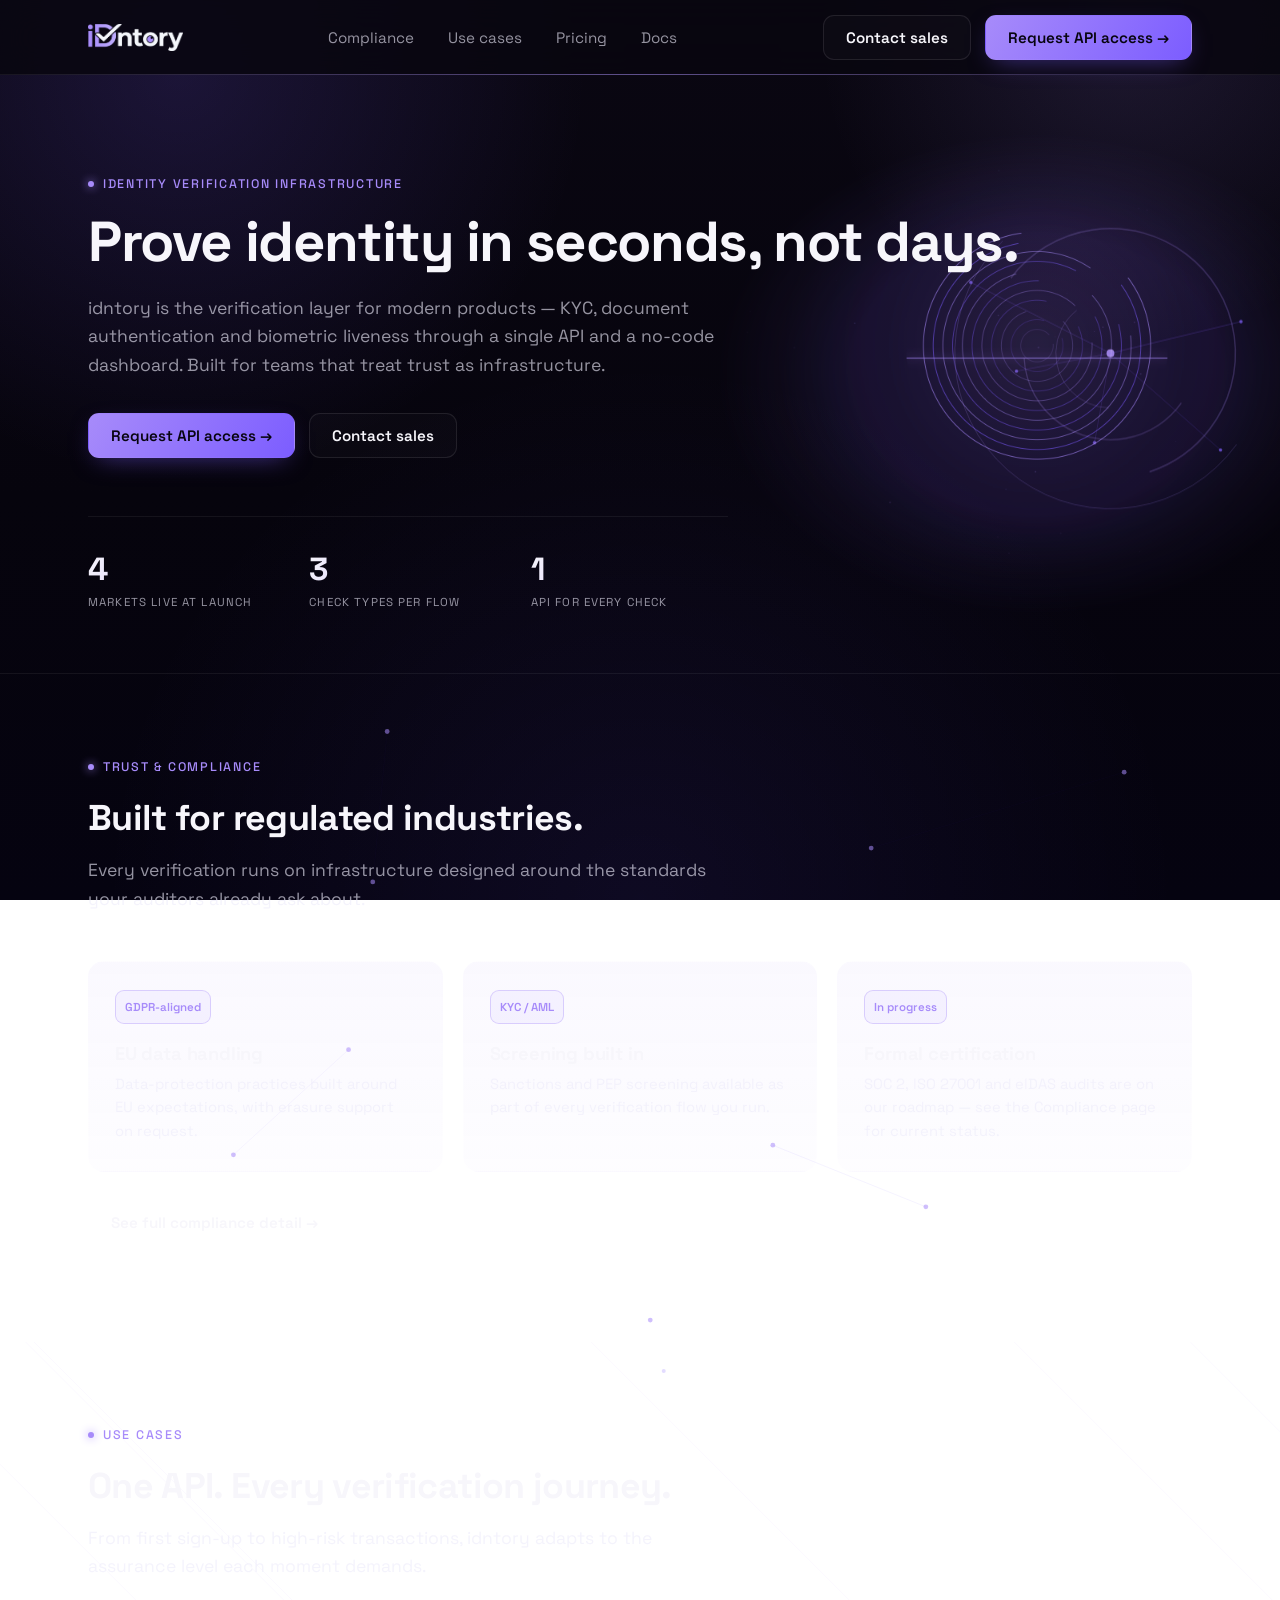
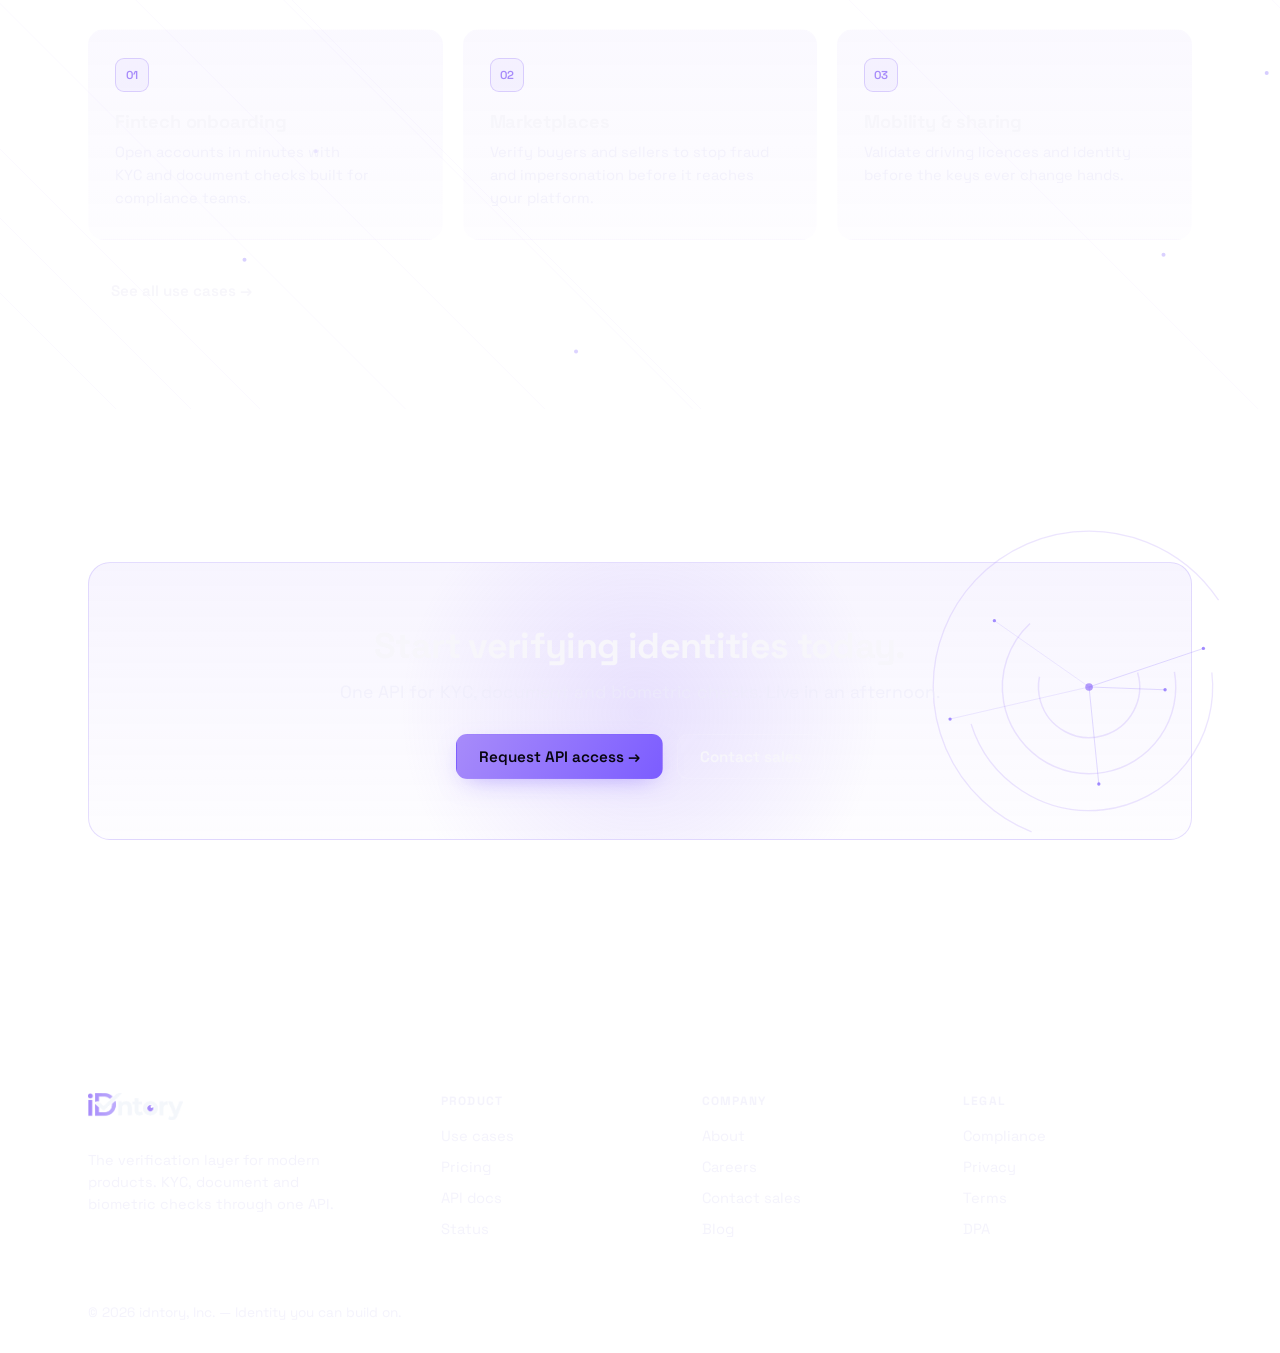
<file: index.html>
<!DOCTYPE html>
<html lang="en">
<head>
<meta charset="UTF-8">
<meta name="viewport" content="width=device-width, initial-scale=1.0">
<title>idntory — Identity verification infrastructure</title>
<meta name="description" content="idntory is the verification layer for modern products — KYC, document authentication and biometric liveness through a single API and a no-code dashboard.">
<link rel="stylesheet" href="styles.css?v=4ccf54a">
<link rel="icon" type="image/png" sizes="512x512" href="brand/favicon.png">
<link rel="shortcut icon" type="image/png" href="brand/favicon.png">
<link rel="apple-touch-icon" href="brand/favicon.png">
</head>
<body>

<header class="site-nav">
  <div class="wrap">
    <a class="brand" href="/"><img src="brand/idntory-logo.png" alt="idntory"></a>
    <nav class="nav-links">
      <a href="compliance">Compliance</a>
      <a href="use-cases">Use cases</a>
      <a href="pricing">Pricing</a>
      <a href="docs">Docs</a>
    </nav>
    <div class="nav-cta">
      <a class="btn btn-ghost" href="contact">Contact sales</a>
      <a class="btn btn-primary" href="contact?reason=api">Request API access →</a>
      <button class="nav-toggle" aria-label="Toggle menu">☰</button>
    </div>
  </div>
</header>

<main>
  <section class="page-hero">
    <img class="hero-frame" src="frames/idntory-01-fingerprint.png" alt="" aria-hidden="true">
    <div class="wrap">
      <span class="eyebrow">Identity verification infrastructure</span>
      <h1>Prove identity in seconds, not days.</h1>
      <p class="lede">idntory is the verification layer for modern products — KYC, document authentication and biometric liveness through a single API and a no-code dashboard. Built for teams that treat trust as infrastructure.</p>
      <div class="hero-actions">
        <a class="btn btn-primary" href="contact?reason=api">Request API access →</a>
        <a class="btn btn-ghost" href="contact">Contact sales</a>
      </div>
      <div class="stat-bar">
        <div>
          <div class="stat-num">4</div>
          <div class="stat-label">Markets live at launch</div>
        </div>
        <div>
          <div class="stat-num">3</div>
          <div class="stat-label">Check types per flow</div>
        </div>
        <div>
          <div class="stat-num">1</div>
          <div class="stat-label">API for every check</div>
        </div>
      </div>
    </div>
  </section>

  <section class="block">
    <div class="wrap">
      <div class="section-head">
        <span class="eyebrow">Trust &amp; compliance</span>
        <h2>Built for regulated industries.</h2>
        <p class="lede">Every verification runs on infrastructure designed around the standards your auditors already ask about.</p>
      </div>
      <div class="grid">
        <div class="card">
          <div class="idx">GDPR-aligned</div>
          <h3>EU data handling</h3>
          <p>Data-protection practices built around EU expectations, with erasure support on request.</p>
        </div>
        <div class="card">
          <div class="idx">KYC / AML</div>
          <h3>Screening built in</h3>
          <p>Sanctions and PEP screening available as part of every verification flow you run.</p>
        </div>
        <div class="card">
          <div class="idx">In progress</div>
          <h3>Formal certification</h3>
          <p>SOC 2, ISO 27001 and eIDAS audits are on our roadmap — see the Compliance page for current status.</p>
        </div>
      </div>
      <p style="margin-top:28px;"><a class="btn btn-ghost" href="compliance">See full compliance detail →</a></p>
    </div>
  </section>

  <section class="block">
    <div class="wrap">
      <div class="section-head">
        <span class="eyebrow">Use cases</span>
        <h2>One API. Every verification journey.</h2>
        <p class="lede">From first sign-up to high-risk transactions, idntory adapts to the assurance level each moment demands.</p>
      </div>
      <div class="grid">
        <div class="card">
          <div class="idx">01</div>
          <h3>Fintech onboarding</h3>
          <p>Open accounts in minutes with KYC and document checks built for compliance teams.</p>
        </div>
        <div class="card">
          <div class="idx">02</div>
          <h3>Marketplaces</h3>
          <p>Verify buyers and sellers to stop fraud and impersonation before it reaches your platform.</p>
        </div>
        <div class="card">
          <div class="idx">03</div>
          <h3>Mobility &amp; sharing</h3>
          <p>Validate driving licences and identity before the keys ever change hands.</p>
        </div>
      </div>
      <p style="margin-top:28px;"><a class="btn btn-ghost" href="use-cases">See all use cases →</a></p>
    </div>
  </section>

  <section class="block" style="border-bottom:none;">
    <div class="wrap">
      <div class="cta-band">
        <h2>Start verifying identities today.</h2>
        <p class="lede">One API for KYC, document and biometric checks. Live in an afternoon.</p>
        <div class="hero-actions">
          <a class="btn btn-primary" href="contact?reason=api">Request API access →</a>
          <a class="btn btn-ghost" href="contact">Contact sales</a>
        </div>
      </div>
    </div>
  </section>
</main>

<footer class="site-footer">
  <div class="wrap">
    <div class="footer-grid">
      <div class="footer-col">
        <div class="brand" style="margin-bottom:14px;"><img src="brand/idntory-logo.png" alt="idntory"></div>
        <p style="color:var(--muted);font-size:0.9rem;max-width:280px;line-height:1.55;">The verification layer for modern products. KYC, document and biometric checks through one API.</p>
      </div>
      <div class="footer-col">
        <h4>Product</h4>
        <ul>
          <li><a href="use-cases">Use cases</a></li>
          <li><a href="pricing">Pricing</a></li>
          <li><a href="docs">API docs</a></li>
          <li><a href="status">Status</a></li>
        </ul>
      </div>
      <div class="footer-col">
        <h4>Company</h4>
        <ul>
          <li><a href="about">About</a></li>
          <li><a href="careers">Careers</a></li>
          <li><a href="contact">Contact sales</a></li>
          <li><a href="blog">Blog</a></li>
        </ul>
      </div>
      <div class="footer-col">
        <h4>Legal</h4>
        <ul>
          <li><a href="compliance">Compliance</a></li>
          <li><a href="privacy">Privacy</a></li>
          <li><a href="terms">Terms</a></li>
          <li><a href="dpa">DPA</a></li>
        </ul>
      </div>
    </div>
    <div class="footer-bottom">© 2026 idntory, Inc. — Identity you can build on.</div>
  </div>
</footer>
<script src="bg-fx.js?v=4ccf54a"></script>
<script src="nav.js?v=4ccf54a"></script>
</body>
</html>
</file>
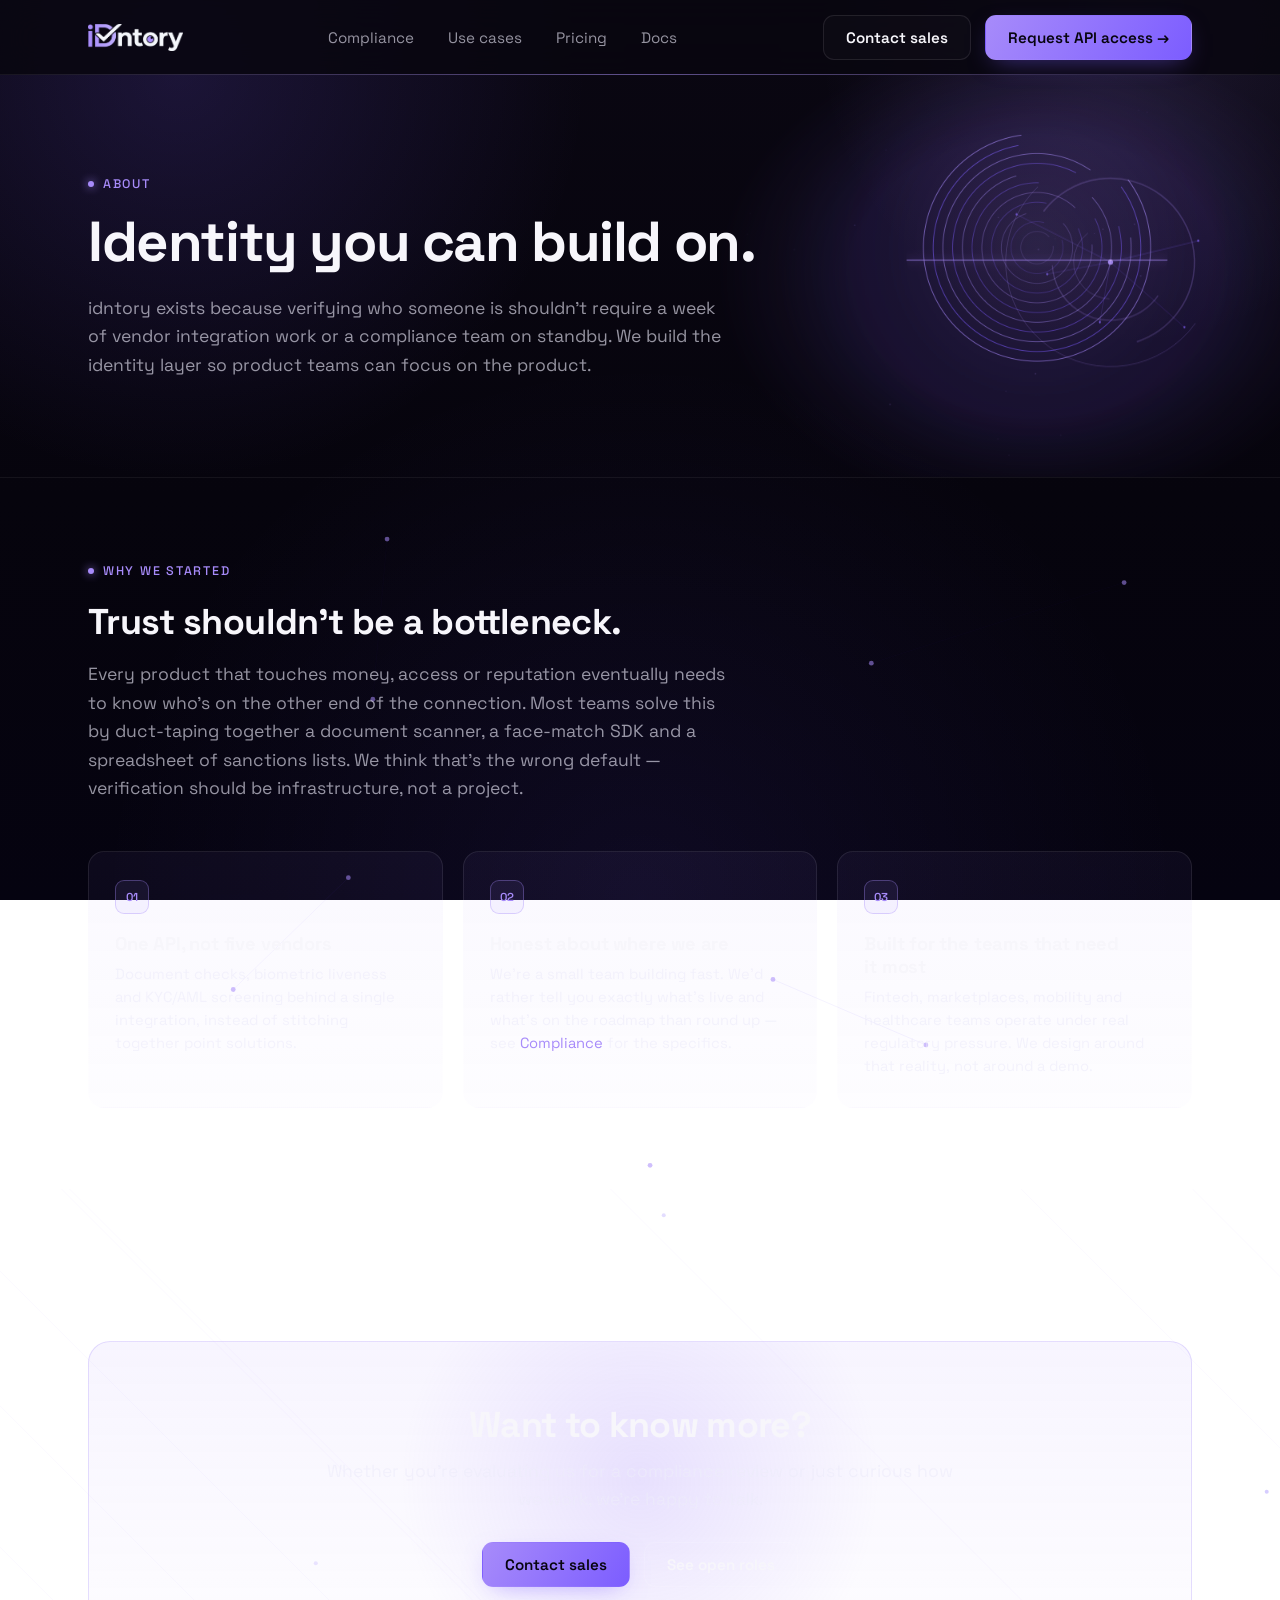
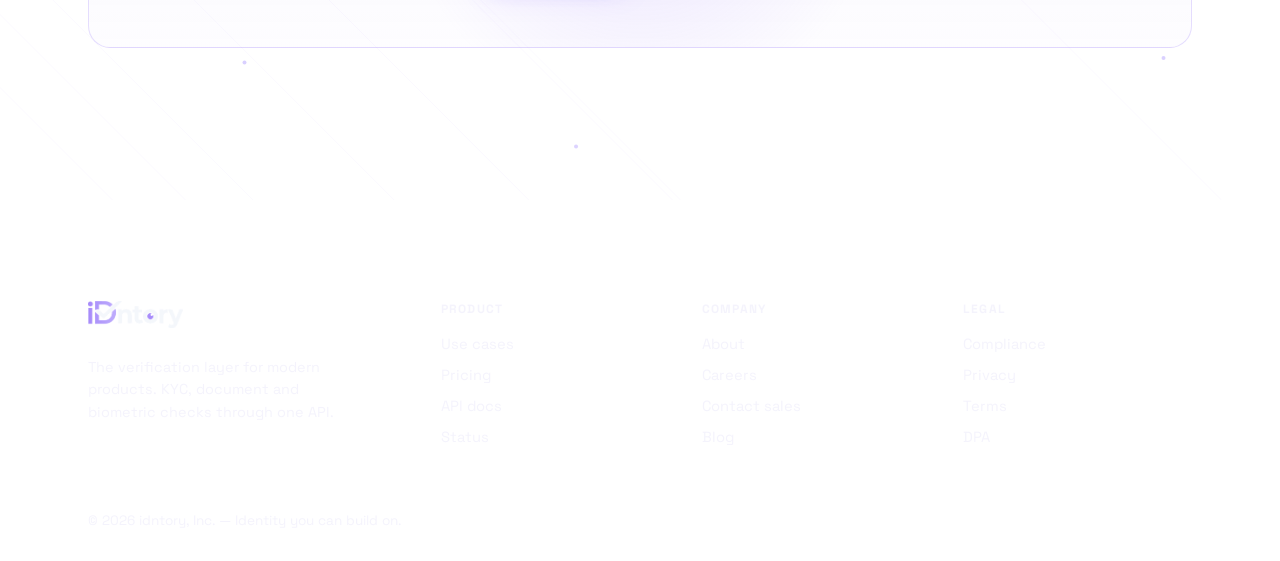
<file: about.html>
<!DOCTYPE html>
<html lang="en">
<head>
<meta charset="UTF-8">
<meta name="viewport" content="width=device-width, initial-scale=1.0">
<title>About — idntory</title>
<meta name="description" content="idntory builds the verification layer for modern products — why we started, and how we think about identity infrastructure.">
<link rel="stylesheet" href="styles.css?v=4ccf54a">
<link rel="icon" type="image/png" sizes="512x512" href="brand/favicon.png">
<link rel="shortcut icon" type="image/png" href="brand/favicon.png">
<link rel="apple-touch-icon" href="brand/favicon.png">
</head>
<body>

<header class="site-nav">
  <div class="wrap">
    <a class="brand" href="/"><img src="brand/idntory-logo.png" alt="idntory"></a>
    <nav class="nav-links">
      <a href="compliance">Compliance</a>
      <a href="use-cases">Use cases</a>
      <a href="pricing">Pricing</a>
      <a href="docs">Docs</a>
    </nav>
    <div class="nav-cta">
      <a class="btn btn-ghost" href="contact">Contact sales</a>
      <a class="btn btn-primary" href="contact?reason=api">Request API access →</a>
      <button class="nav-toggle" aria-label="Toggle menu">☰</button>
    </div>
  </div>
</header>

<main>
  <section class="page-hero">
    <img class="hero-frame" src="frames/idntory-01-fingerprint.png" alt="" aria-hidden="true">
    <div class="wrap">
      <span class="eyebrow">About</span>
      <h1>Identity you can build on.</h1>
      <p class="lede">idntory exists because verifying who someone is shouldn't require a week of vendor integration work or a compliance team on standby. We build the identity layer so product teams can focus on the product.</p>
    </div>
  </section>

  <section class="block">
    <div class="wrap">
      <div class="section-head">
        <span class="eyebrow">Why we started</span>
        <h2>Trust shouldn't be a bottleneck.</h2>
        <p class="lede">Every product that touches money, access or reputation eventually needs to know who's on the other end of the connection. Most teams solve this by duct-taping together a document scanner, a face-match SDK and a spreadsheet of sanctions lists. We think that's the wrong default — verification should be infrastructure, not a project.</p>
      </div>
      <div class="grid">
        <div class="card">
          <div class="idx">01</div>
          <h3>One API, not five vendors</h3>
          <p>Document checks, biometric liveness and KYC/AML screening behind a single integration, instead of stitching together point solutions.</p>
        </div>
        <div class="card">
          <div class="idx">02</div>
          <h3>Honest about where we are</h3>
          <p>We're a small team building fast. We'd rather tell you exactly what's live and what's on the roadmap than round up — see <a href="compliance" style="color:var(--accent);">Compliance</a> for the specifics.</p>
        </div>
        <div class="card">
          <div class="idx">03</div>
          <h3>Built for the teams that need it most</h3>
          <p>Fintech, marketplaces, mobility and healthcare teams operate under real regulatory pressure. We design around that reality, not around a demo.</p>
        </div>
      </div>
    </div>
  </section>

  <section class="block" style="border-bottom:none;">
    <div class="wrap">
      <div class="cta-band">
        <h2>Want to know more?</h2>
        <p class="lede">Whether you're evaluating us for a compliance review or just curious how we work, we're happy to talk.</p>
        <div class="hero-actions">
          <a class="btn btn-primary" href="contact">Contact sales</a>
          <a class="btn btn-ghost" href="careers">See open roles</a>
        </div>
      </div>
    </div>
  </section>
</main>

<footer class="site-footer">
  <div class="wrap">
    <div class="footer-grid">
      <div class="footer-col">
        <div class="brand" style="margin-bottom:14px;"><img src="brand/idntory-logo.png" alt="idntory"></div>
        <p style="color:var(--muted);font-size:0.9rem;max-width:280px;line-height:1.55;">The verification layer for modern products. KYC, document and biometric checks through one API.</p>
      </div>
      <div class="footer-col">
        <h4>Product</h4>
        <ul>
          <li><a href="use-cases">Use cases</a></li>
          <li><a href="pricing">Pricing</a></li>
          <li><a href="docs">API docs</a></li>
          <li><a href="status">Status</a></li>
        </ul>
      </div>
      <div class="footer-col">
        <h4>Company</h4>
        <ul>
          <li><a href="about">About</a></li>
          <li><a href="careers">Careers</a></li>
          <li><a href="contact">Contact sales</a></li>
          <li><a href="blog">Blog</a></li>
        </ul>
      </div>
      <div class="footer-col">
        <h4>Legal</h4>
        <ul>
          <li><a href="compliance">Compliance</a></li>
          <li><a href="privacy">Privacy</a></li>
          <li><a href="terms">Terms</a></li>
          <li><a href="dpa">DPA</a></li>
        </ul>
      </div>
    </div>
    <div class="footer-bottom">© 2026 idntory, Inc. — Identity you can build on.</div>
  </div>
</footer>
<script src="bg-fx.js?v=4ccf54a"></script>
<script src="nav.js?v=4ccf54a"></script>
</body>
</html>
</file>
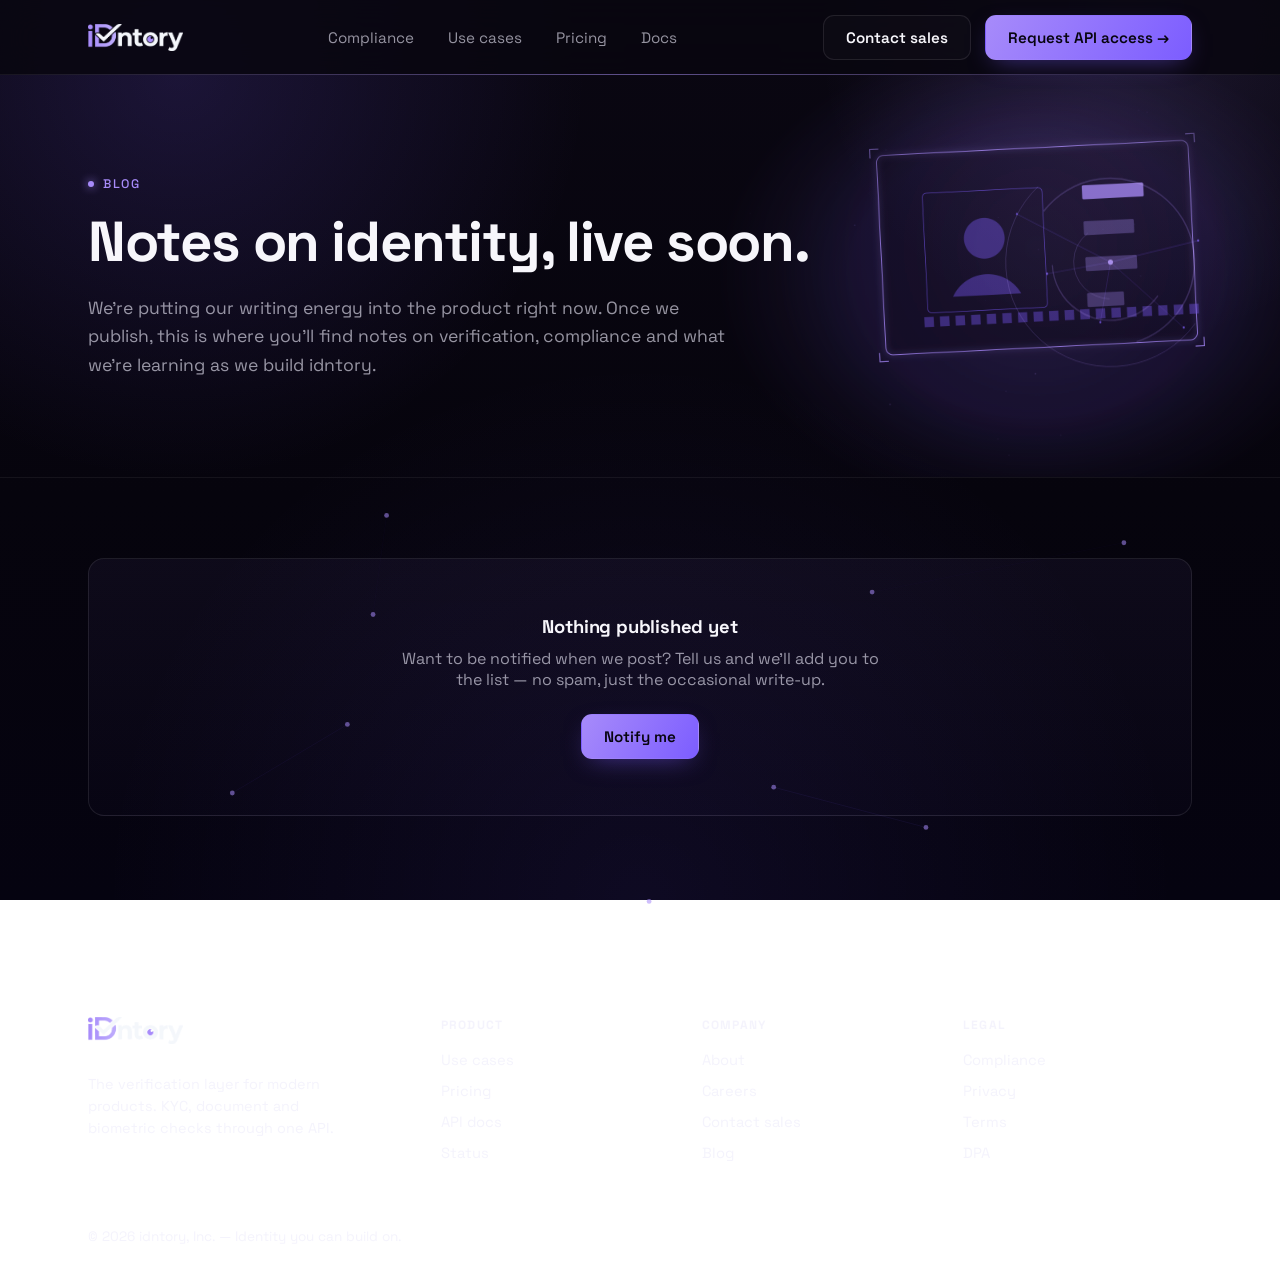
<file: blog.html>
<!DOCTYPE html>
<html lang="en">
<head>
<meta charset="UTF-8">
<meta name="viewport" content="width=device-width, initial-scale=1.0">
<title>Blog — idntory</title>
<meta name="description" content="Notes on identity verification, compliance and building idntory.">
<link rel="stylesheet" href="styles.css?v=4ccf54a">
<link rel="icon" type="image/png" sizes="512x512" href="brand/favicon.png">
<link rel="shortcut icon" type="image/png" href="brand/favicon.png">
<link rel="apple-touch-icon" href="brand/favicon.png">
</head>
<body>

<header class="site-nav">
  <div class="wrap">
    <a class="brand" href="/"><img src="brand/idntory-logo.png" alt="idntory"></a>
    <nav class="nav-links">
      <a href="compliance">Compliance</a>
      <a href="use-cases">Use cases</a>
      <a href="pricing">Pricing</a>
      <a href="docs">Docs</a>
    </nav>
    <div class="nav-cta">
      <a class="btn btn-ghost" href="contact">Contact sales</a>
      <a class="btn btn-primary" href="contact?reason=api">Request API access →</a>
      <button class="nav-toggle" aria-label="Toggle menu">☰</button>
    </div>
  </div>
</header>

<main>
  <section class="page-hero">
    <img class="hero-frame" src="frames/idntory-03-document.png" alt="" aria-hidden="true">
    <div class="wrap">
      <span class="eyebrow">Blog</span>
      <h1>Notes on identity, live soon.</h1>
      <p class="lede">We're putting our writing energy into the product right now. Once we publish, this is where you'll find notes on verification, compliance and what we're learning as we build idntory.</p>
    </div>
  </section>

  <section class="block" style="border-bottom:none;">
    <div class="wrap">
      <div class="doc-block" style="text-align:center;padding:56px 28px;">
        <h3 style="margin-bottom:10px;">Nothing published yet</h3>
        <p style="color:var(--muted);max-width:480px;margin:0 auto 24px;">Want to be notified when we post? Tell us and we'll add you to the list — no spam, just the occasional write-up.</p>
        <a class="btn btn-primary" href="contact?reason=other">Notify me</a>
      </div>
    </div>
  </section>
</main>

<footer class="site-footer">
  <div class="wrap">
    <div class="footer-grid">
      <div class="footer-col">
        <div class="brand" style="margin-bottom:14px;"><img src="brand/idntory-logo.png" alt="idntory"></div>
        <p style="color:var(--muted);font-size:0.9rem;max-width:280px;line-height:1.55;">The verification layer for modern products. KYC, document and biometric checks through one API.</p>
      </div>
      <div class="footer-col">
        <h4>Product</h4>
        <ul>
          <li><a href="use-cases">Use cases</a></li>
          <li><a href="pricing">Pricing</a></li>
          <li><a href="docs">API docs</a></li>
          <li><a href="status">Status</a></li>
        </ul>
      </div>
      <div class="footer-col">
        <h4>Company</h4>
        <ul>
          <li><a href="about">About</a></li>
          <li><a href="careers">Careers</a></li>
          <li><a href="contact">Contact sales</a></li>
          <li><a href="blog">Blog</a></li>
        </ul>
      </div>
      <div class="footer-col">
        <h4>Legal</h4>
        <ul>
          <li><a href="compliance">Compliance</a></li>
          <li><a href="privacy">Privacy</a></li>
          <li><a href="terms">Terms</a></li>
          <li><a href="dpa">DPA</a></li>
        </ul>
      </div>
    </div>
    <div class="footer-bottom">© 2026 idntory, Inc. — Identity you can build on.</div>
  </div>
</footer>
<script src="bg-fx.js?v=4ccf54a"></script>
<script src="nav.js?v=4ccf54a"></script>
</body>
</html>
</file>
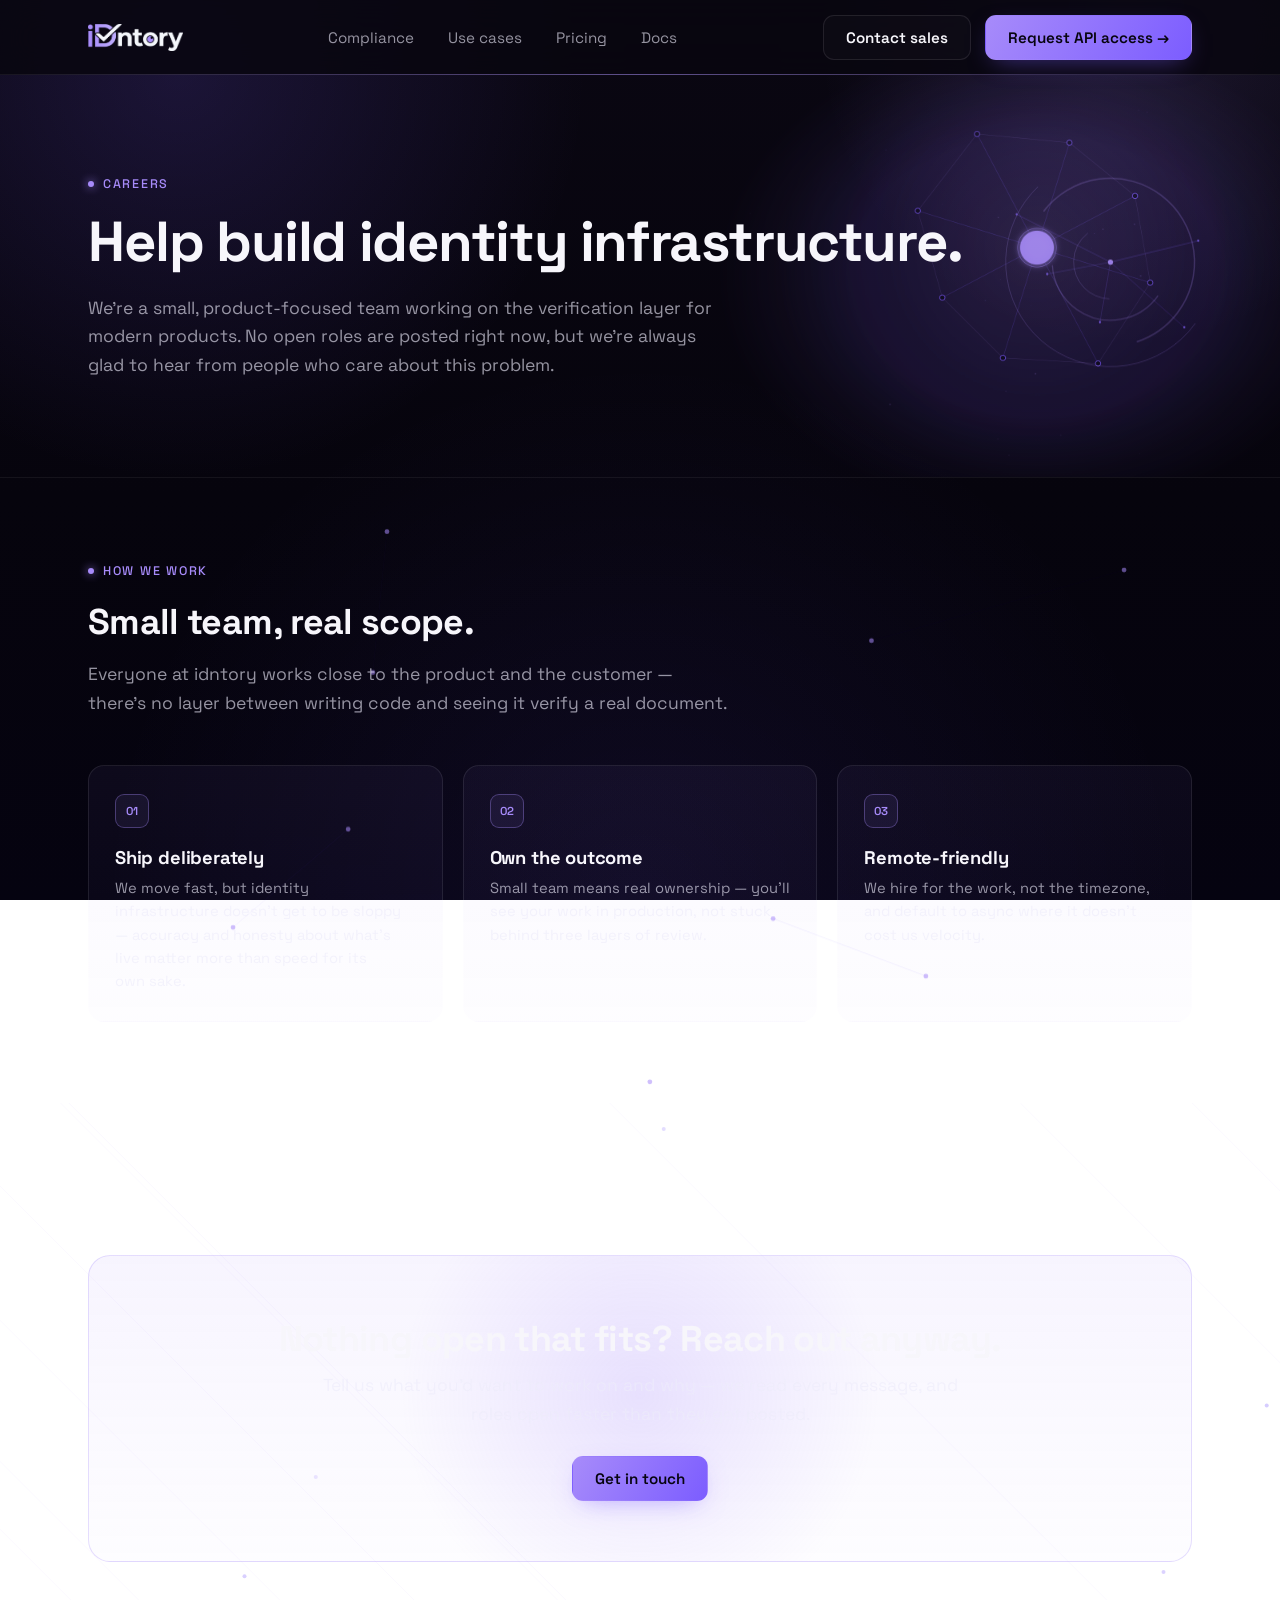
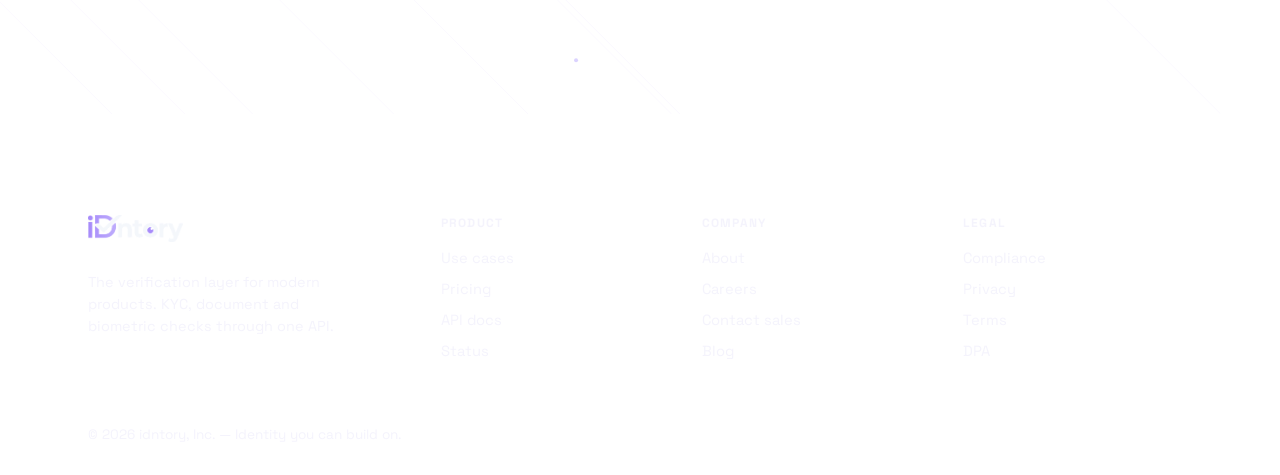
<file: careers.html>
<!DOCTYPE html>
<html lang="en">
<head>
<meta charset="UTF-8">
<meta name="viewport" content="width=device-width, initial-scale=1.0">
<title>Careers — idntory</title>
<meta name="description" content="Careers at idntory — how we work, and how to get in touch if there's no open role listed yet.">
<link rel="stylesheet" href="styles.css?v=4ccf54a">
<link rel="icon" type="image/png" sizes="512x512" href="brand/favicon.png">
<link rel="shortcut icon" type="image/png" href="brand/favicon.png">
<link rel="apple-touch-icon" href="brand/favicon.png">
</head>
<body>

<header class="site-nav">
  <div class="wrap">
    <a class="brand" href="/"><img src="brand/idntory-logo.png" alt="idntory"></a>
    <nav class="nav-links">
      <a href="compliance">Compliance</a>
      <a href="use-cases">Use cases</a>
      <a href="pricing">Pricing</a>
      <a href="docs">Docs</a>
    </nav>
    <div class="nav-cta">
      <a class="btn btn-ghost" href="contact">Contact sales</a>
      <a class="btn btn-primary" href="contact?reason=api">Request API access →</a>
      <button class="nav-toggle" aria-label="Toggle menu">☰</button>
    </div>
  </div>
</header>

<main>
  <section class="page-hero">
    <img class="hero-frame" src="frames/idntory-04-network.png" alt="" aria-hidden="true">
    <div class="wrap">
      <span class="eyebrow">Careers</span>
      <h1>Help build identity infrastructure.</h1>
      <p class="lede">We're a small, product-focused team working on the verification layer for modern products. No open roles are posted right now, but we're always glad to hear from people who care about this problem.</p>
    </div>
  </section>

  <section class="block">
    <div class="wrap">
      <div class="section-head">
        <span class="eyebrow">How we work</span>
        <h2>Small team, real scope.</h2>
        <p class="lede">Everyone at idntory works close to the product and the customer — there's no layer between writing code and seeing it verify a real document.</p>
      </div>
      <div class="grid">
        <div class="card">
          <div class="idx">01</div>
          <h3>Ship deliberately</h3>
          <p>We move fast, but identity infrastructure doesn't get to be sloppy — accuracy and honesty about what's live matter more than speed for its own sake.</p>
        </div>
        <div class="card">
          <div class="idx">02</div>
          <h3>Own the outcome</h3>
          <p>Small team means real ownership — you'll see your work in production, not stuck behind three layers of review.</p>
        </div>
        <div class="card">
          <div class="idx">03</div>
          <h3>Remote-friendly</h3>
          <p>We hire for the work, not the timezone, and default to async where it doesn't cost us velocity.</p>
        </div>
      </div>
    </div>
  </section>

  <section class="block" style="border-bottom:none;">
    <div class="wrap">
      <div class="cta-band">
        <h2>Nothing open that fits? Reach out anyway.</h2>
        <p class="lede">Tell us what you'd want to work on and why — we read every message, and roles open faster than they get posted.</p>
        <div class="hero-actions">
          <a class="btn btn-primary" href="contact?reason=other">Get in touch</a>
        </div>
      </div>
    </div>
  </section>
</main>

<footer class="site-footer">
  <div class="wrap">
    <div class="footer-grid">
      <div class="footer-col">
        <div class="brand" style="margin-bottom:14px;"><img src="brand/idntory-logo.png" alt="idntory"></div>
        <p style="color:var(--muted);font-size:0.9rem;max-width:280px;line-height:1.55;">The verification layer for modern products. KYC, document and biometric checks through one API.</p>
      </div>
      <div class="footer-col">
        <h4>Product</h4>
        <ul>
          <li><a href="use-cases">Use cases</a></li>
          <li><a href="pricing">Pricing</a></li>
          <li><a href="docs">API docs</a></li>
          <li><a href="status">Status</a></li>
        </ul>
      </div>
      <div class="footer-col">
        <h4>Company</h4>
        <ul>
          <li><a href="about">About</a></li>
          <li><a href="careers">Careers</a></li>
          <li><a href="contact">Contact sales</a></li>
          <li><a href="blog">Blog</a></li>
        </ul>
      </div>
      <div class="footer-col">
        <h4>Legal</h4>
        <ul>
          <li><a href="compliance">Compliance</a></li>
          <li><a href="privacy">Privacy</a></li>
          <li><a href="terms">Terms</a></li>
          <li><a href="dpa">DPA</a></li>
        </ul>
      </div>
    </div>
    <div class="footer-bottom">© 2026 idntory, Inc. — Identity you can build on.</div>
  </div>
</footer>
<script src="bg-fx.js?v=4ccf54a"></script>
<script src="nav.js?v=4ccf54a"></script>
</body>
</html>
</file>
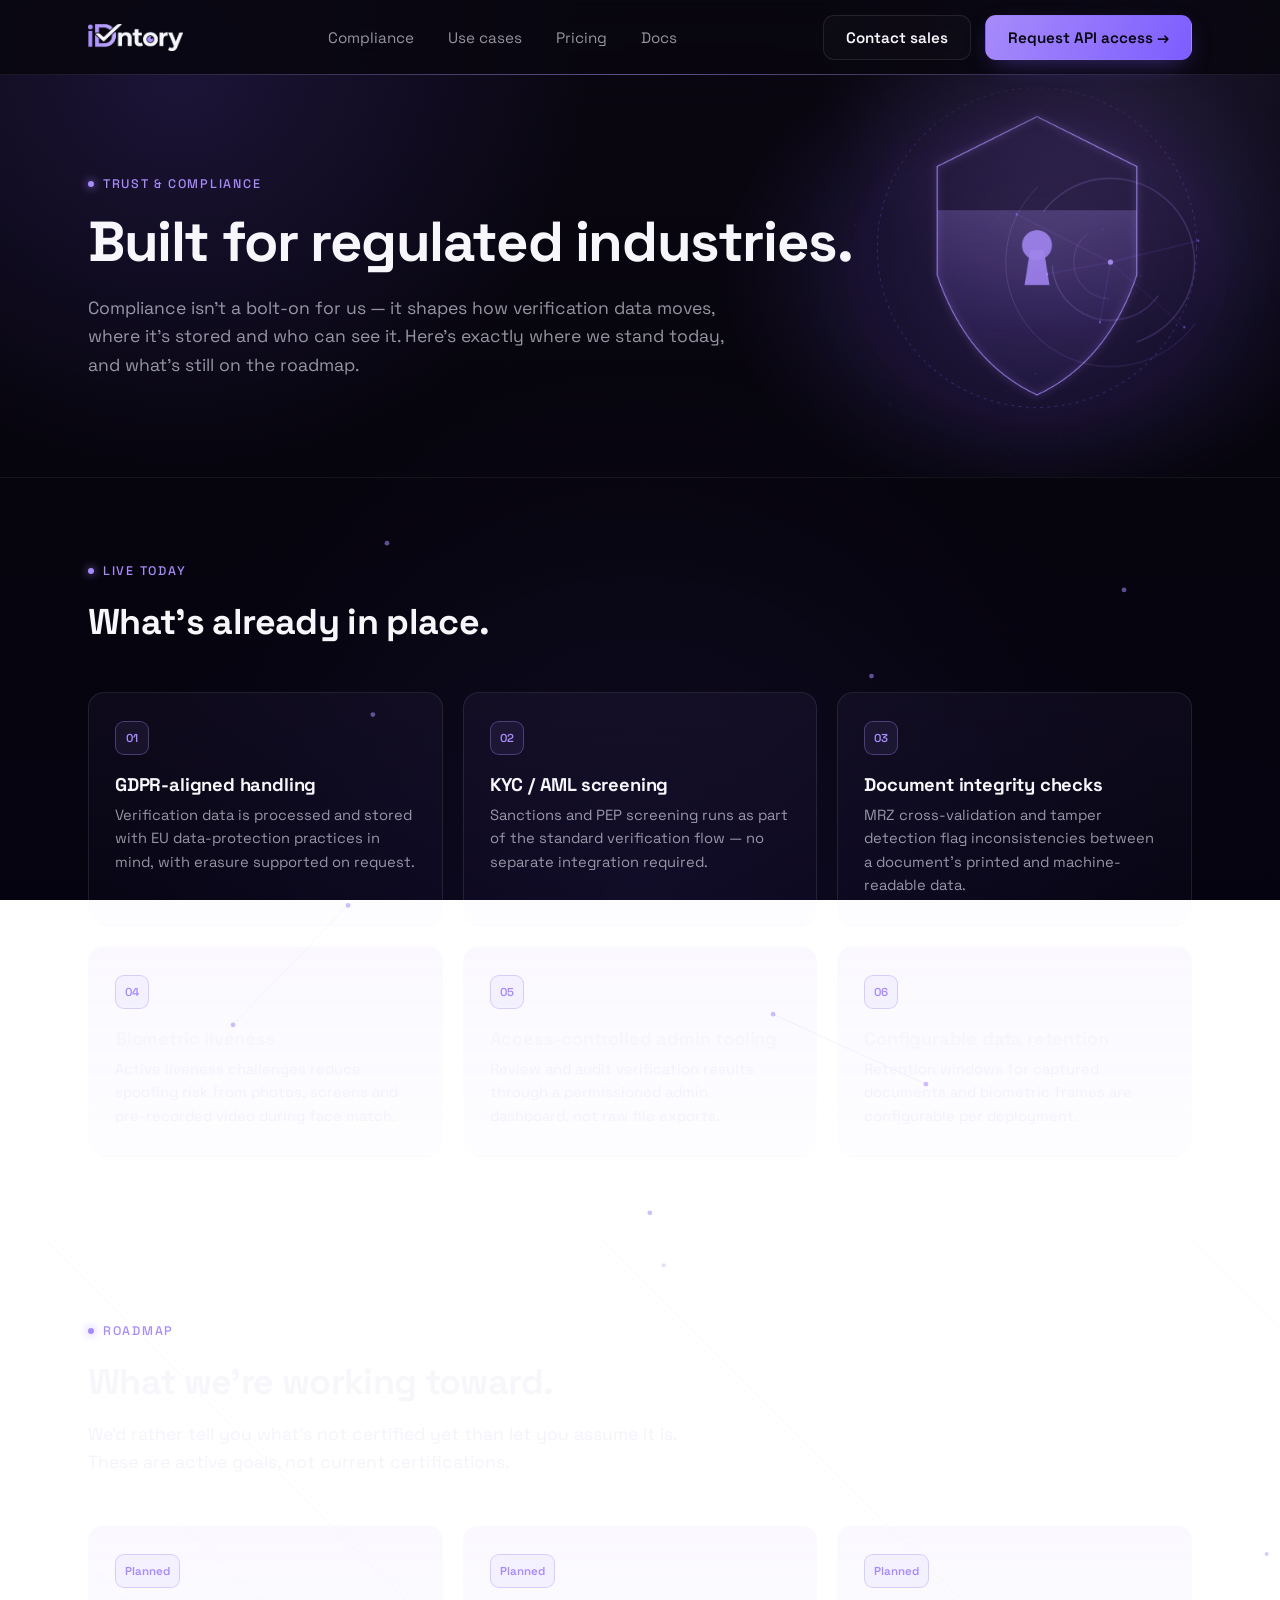
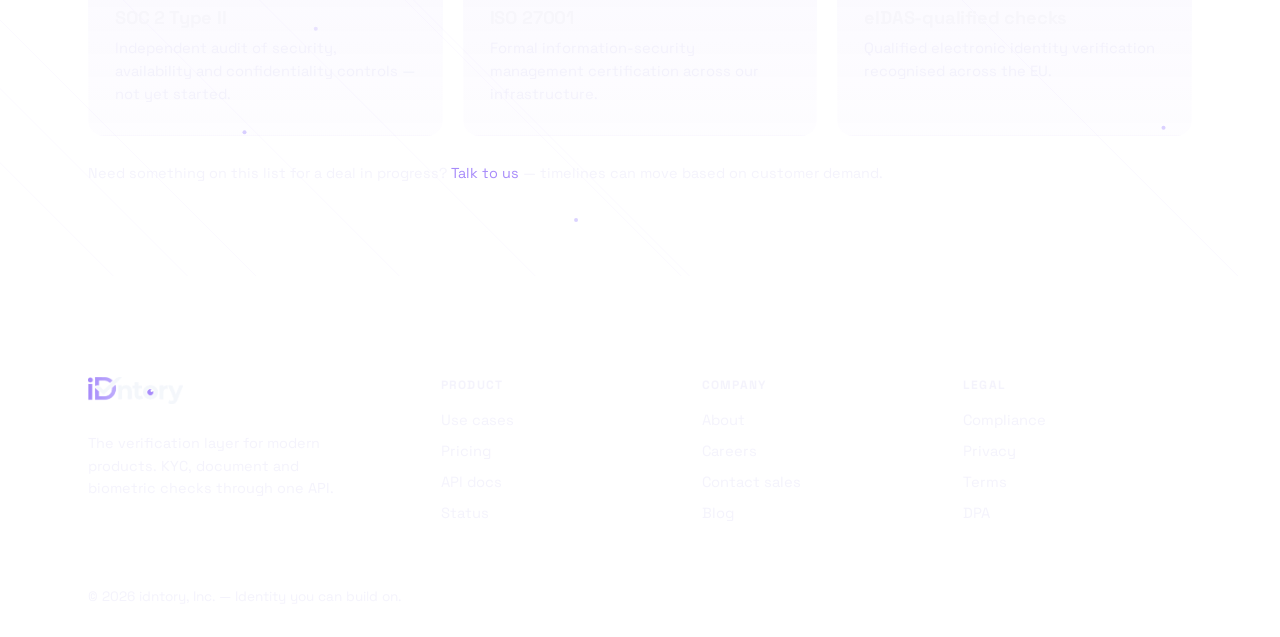
<file: compliance.html>
<!DOCTYPE html>
<html lang="en">
<head>
<meta charset="UTF-8">
<meta name="viewport" content="width=device-width, initial-scale=1.0">
<title>Compliance — idntory</title>
<meta name="description" content="How idntory handles data protection, KYC/AML screening and document integrity, and what's on our certification roadmap.">
<link rel="stylesheet" href="styles.css?v=4ccf54a">
<link rel="icon" type="image/png" sizes="512x512" href="brand/favicon.png">
<link rel="shortcut icon" type="image/png" href="brand/favicon.png">
<link rel="apple-touch-icon" href="brand/favicon.png">
</head>
<body>

<header class="site-nav">
  <div class="wrap">
    <a class="brand" href="/"><img src="brand/idntory-logo.png" alt="idntory"></a>
    <nav class="nav-links">
      <a href="compliance">Compliance</a>
      <a href="use-cases">Use cases</a>
      <a href="pricing">Pricing</a>
      <a href="docs">Docs</a>
    </nav>
    <div class="nav-cta">
      <a class="btn btn-ghost" href="contact">Contact sales</a>
      <a class="btn btn-primary" href="contact?reason=api">Request API access →</a>
      <button class="nav-toggle" aria-label="Toggle menu">☰</button>
    </div>
  </div>
</header>

<main>
  <section class="page-hero">
    <img class="hero-frame" src="frames/idntory-02-shield.png" alt="" aria-hidden="true">
    <div class="wrap">
      <span class="eyebrow">Trust &amp; compliance</span>
      <h1>Built for regulated industries.</h1>
      <p class="lede">Compliance isn't a bolt-on for us — it shapes how verification data moves, where it's stored and who can see it. Here's exactly where we stand today, and what's still on the roadmap.</p>
    </div>
  </section>

  <section class="block">
    <div class="wrap">
      <div class="section-head">
        <span class="eyebrow">Live today</span>
        <h2>What's already in place.</h2>
      </div>
      <div class="grid">
        <div class="card">
          <div class="idx">01</div>
          <h3>GDPR-aligned handling</h3>
          <p>Verification data is processed and stored with EU data-protection practices in mind, with erasure supported on request.</p>
        </div>
        <div class="card">
          <div class="idx">02</div>
          <h3>KYC / AML screening</h3>
          <p>Sanctions and PEP screening runs as part of the standard verification flow — no separate integration required.</p>
        </div>
        <div class="card">
          <div class="idx">03</div>
          <h3>Document integrity checks</h3>
          <p>MRZ cross-validation and tamper detection flag inconsistencies between a document's printed and machine-readable data.</p>
        </div>
        <div class="card">
          <div class="idx">04</div>
          <h3>Biometric liveness</h3>
          <p>Active liveness challenges reduce spoofing risk from photos, screens and pre-recorded video during face match.</p>
        </div>
        <div class="card">
          <div class="idx">05</div>
          <h3>Access-controlled admin tooling</h3>
          <p>Review and audit verification results through a permissioned admin dashboard, not raw file exports.</p>
        </div>
        <div class="card">
          <div class="idx">06</div>
          <h3>Configurable data retention</h3>
          <p>Retention windows for captured documents and biometric frames are configurable per deployment.</p>
        </div>
      </div>
    </div>
  </section>

  <section class="block" style="border-bottom:none;">
    <div class="wrap">
      <div class="section-head">
        <span class="eyebrow">Roadmap</span>
        <h2>What we're working toward.</h2>
        <p class="lede">We'd rather tell you what's not certified yet than let you assume it is. These are active goals, not current certifications.</p>
      </div>
      <div class="grid">
        <div class="card">
          <div class="idx">Planned</div>
          <h3>SOC 2 Type II</h3>
          <p>Independent audit of security, availability and confidentiality controls — not yet started.</p>
        </div>
        <div class="card">
          <div class="idx">Planned</div>
          <h3>ISO 27001</h3>
          <p>Formal information-security management certification across our infrastructure.</p>
        </div>
        <div class="card">
          <div class="idx">Planned</div>
          <h3>eIDAS-qualified checks</h3>
          <p>Qualified electronic identity verification recognised across the EU.</p>
        </div>
      </div>
      <p style="margin-top:28px;color:var(--muted);font-size:0.9rem;">Need something on this list for a deal in progress? <a href="contact" style="color:var(--accent);">Talk to us</a> — timelines can move based on customer demand.</p>
    </div>
  </section>
</main>

<footer class="site-footer">
  <div class="wrap">
    <div class="footer-grid">
      <div class="footer-col">
        <div class="brand" style="margin-bottom:14px;"><img src="brand/idntory-logo.png" alt="idntory"></div>
        <p style="color:var(--muted);font-size:0.9rem;max-width:280px;line-height:1.55;">The verification layer for modern products. KYC, document and biometric checks through one API.</p>
      </div>
      <div class="footer-col">
        <h4>Product</h4>
        <ul>
          <li><a href="use-cases">Use cases</a></li>
          <li><a href="pricing">Pricing</a></li>
          <li><a href="docs">API docs</a></li>
          <li><a href="status">Status</a></li>
        </ul>
      </div>
      <div class="footer-col">
        <h4>Company</h4>
        <ul>
          <li><a href="about">About</a></li>
          <li><a href="careers">Careers</a></li>
          <li><a href="contact">Contact sales</a></li>
          <li><a href="blog">Blog</a></li>
        </ul>
      </div>
      <div class="footer-col">
        <h4>Legal</h4>
        <ul>
          <li><a href="compliance">Compliance</a></li>
          <li><a href="privacy">Privacy</a></li>
          <li><a href="terms">Terms</a></li>
          <li><a href="dpa">DPA</a></li>
        </ul>
      </div>
    </div>
    <div class="footer-bottom">© 2026 idntory, Inc. — Identity you can build on.</div>
  </div>
</footer>
<script src="bg-fx.js?v=4ccf54a"></script>
<script src="nav.js?v=4ccf54a"></script>
</body>
</html>
</file>
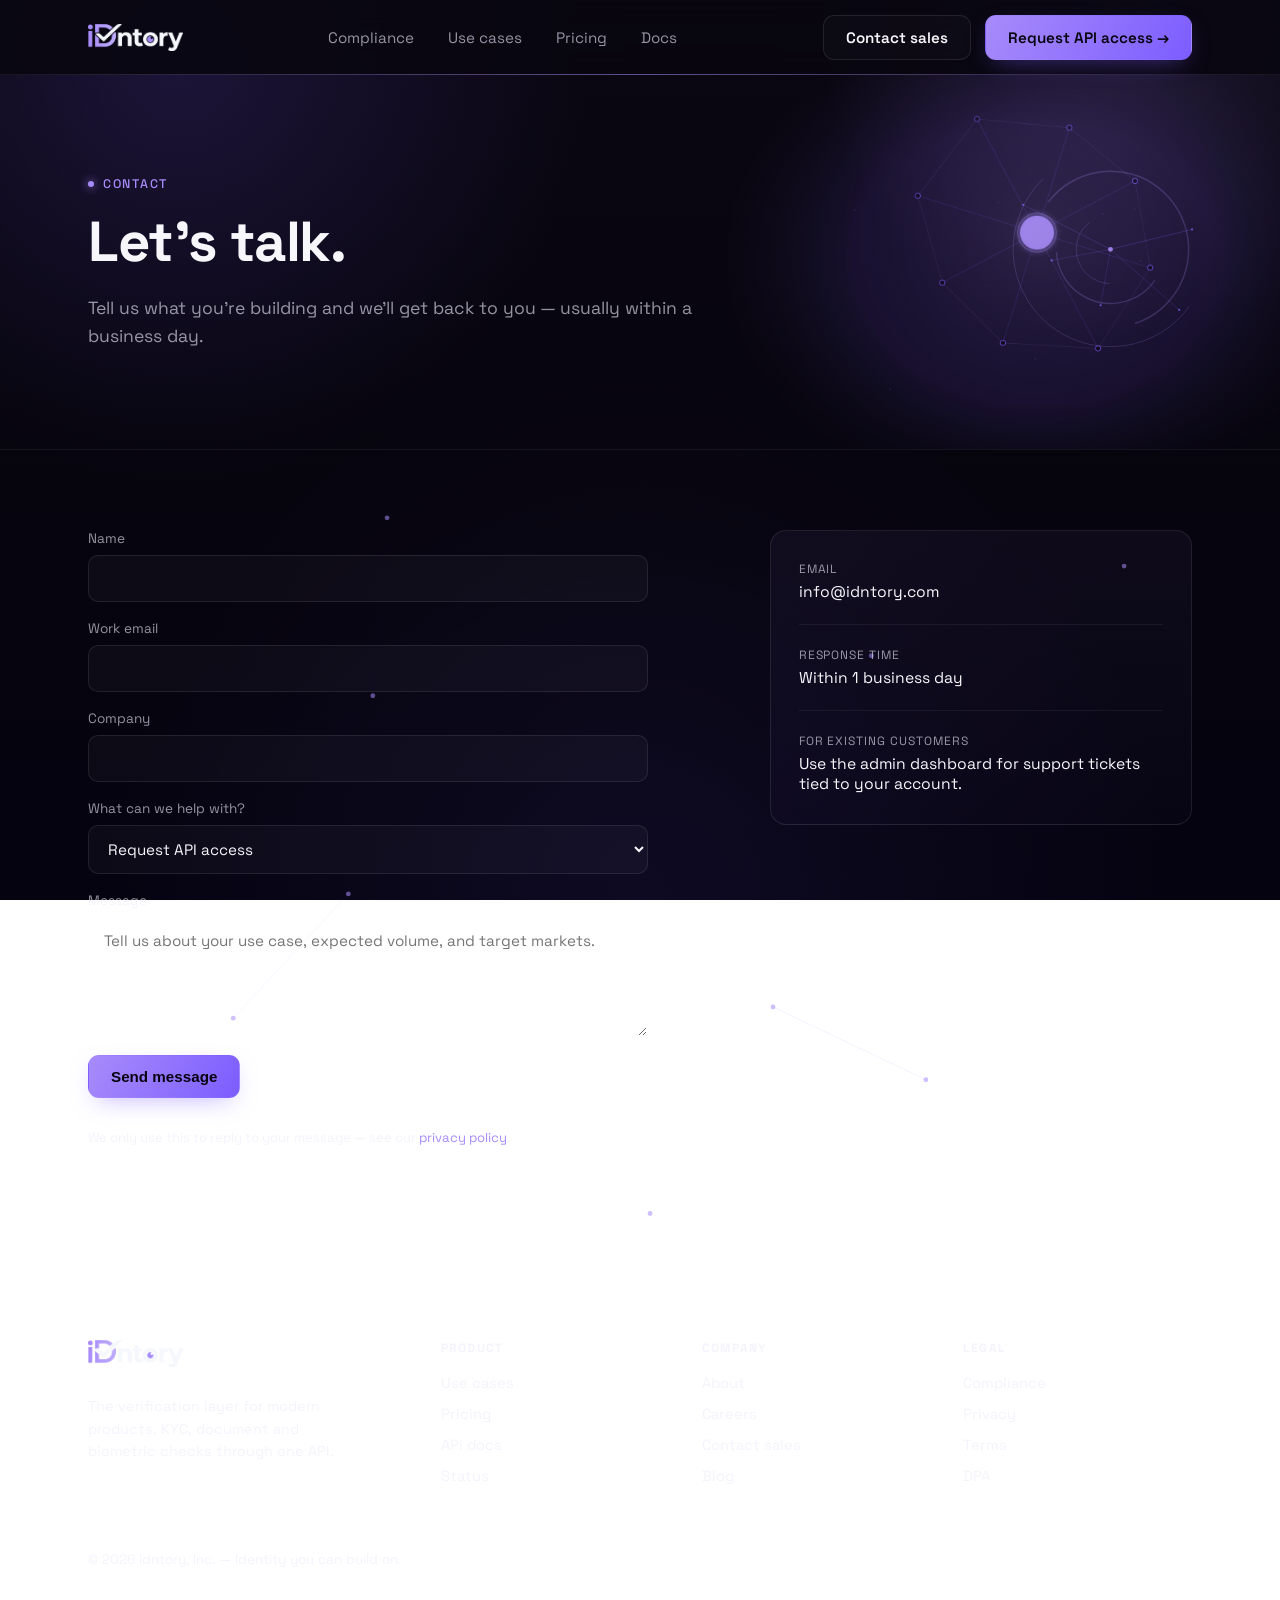
<file: contact.html>
<!DOCTYPE html>
<html lang="en">
<head>
<meta charset="UTF-8">
<meta name="viewport" content="width=device-width, initial-scale=1.0">
<title>Contact — idntory</title>
<meta name="description" content="Talk to idntory sales or request API access.">
<link rel="stylesheet" href="styles.css?v=4ccf54a">
<link rel="icon" type="image/png" sizes="512x512" href="brand/favicon.png">
<link rel="shortcut icon" type="image/png" href="brand/favicon.png">
<link rel="apple-touch-icon" href="brand/favicon.png">
</head>
<body>

<header class="site-nav">
  <div class="wrap">
    <a class="brand" href="/"><img src="brand/idntory-logo.png" alt="idntory"></a>
    <nav class="nav-links">
      <a href="compliance">Compliance</a>
      <a href="use-cases">Use cases</a>
      <a href="pricing">Pricing</a>
      <a href="docs">Docs</a>
    </nav>
    <div class="nav-cta">
      <a class="btn btn-ghost" href="contact">Contact sales</a>
      <a class="btn btn-primary" href="contact?reason=api">Request API access →</a>
      <button class="nav-toggle" aria-label="Toggle menu">☰</button>
    </div>
  </div>
</header>

<main>
  <section class="page-hero">
    <img class="hero-frame" src="frames/idntory-04-network.png" alt="" aria-hidden="true">
    <div class="wrap">
      <span class="eyebrow">Contact</span>
      <h1>Let's talk.</h1>
      <p class="lede">Tell us what you're building and we'll get back to you — usually within a business day.</p>
    </div>
  </section>

  <section class="block" style="border-bottom:none;">
    <div class="wrap">
      <div class="contact-layout">
        <form class="contact-form" id="contact-form">
          <div id="form-status" class="form-status"></div>

          <div class="field">
            <label for="name">Name</label>
            <input type="text" id="name" name="name" required autocomplete="name">
          </div>

          <div class="field">
            <label for="email">Work email</label>
            <input type="email" id="email" name="email" required autocomplete="email">
          </div>

          <div class="field">
            <label for="company">Company</label>
            <input type="text" id="company" name="company" autocomplete="organization">
          </div>

          <div class="field">
            <label for="reason">What can we help with?</label>
            <select id="reason" name="reason">
              <option value="api">Request API access</option>
              <option value="sales">Contact sales</option>
              <option value="compliance">Compliance / security question</option>
              <option value="other">Something else</option>
            </select>
          </div>

          <div class="field">
            <label for="message">Message</label>
            <textarea id="message" name="message" placeholder="Tell us about your use case, expected volume, and target markets." required></textarea>
          </div>

          <div>
            <button type="submit" class="btn btn-primary" id="submit-btn">Send message</button>
          </div>
          <p class="form-note">We only use this to reply to your message — see our <a href="privacy" style="color:var(--accent);">privacy policy</a>.</p>
        </form>

        <aside class="contact-panel">
          <div class="row">
            <span class="k">Email</span>
            <span class="v">info@idntory.com</span>
          </div>
          <div class="row">
            <span class="k">Response time</span>
            <span class="v">Within 1 business day</span>
          </div>
          <div class="row">
            <span class="k">For existing customers</span>
            <span class="v">Use the admin dashboard for support tickets tied to your account.</span>
          </div>
        </aside>
      </div>
    </div>
  </section>
</main>

<footer class="site-footer">
  <div class="wrap">
    <div class="footer-grid">
      <div class="footer-col">
        <div class="brand" style="margin-bottom:14px;"><img src="brand/idntory-logo.png" alt="idntory"></div>
        <p style="color:var(--muted);font-size:0.9rem;max-width:280px;line-height:1.55;">The verification layer for modern products. KYC, document and biometric checks through one API.</p>
      </div>
      <div class="footer-col">
        <h4>Product</h4>
        <ul>
          <li><a href="use-cases">Use cases</a></li>
          <li><a href="pricing">Pricing</a></li>
          <li><a href="docs">API docs</a></li>
          <li><a href="status">Status</a></li>
        </ul>
      </div>
      <div class="footer-col">
        <h4>Company</h4>
        <ul>
          <li><a href="about">About</a></li>
          <li><a href="careers">Careers</a></li>
          <li><a href="contact">Contact sales</a></li>
          <li><a href="blog">Blog</a></li>
        </ul>
      </div>
      <div class="footer-col">
        <h4>Legal</h4>
        <ul>
          <li><a href="compliance">Compliance</a></li>
          <li><a href="privacy">Privacy</a></li>
          <li><a href="terms">Terms</a></li>
          <li><a href="dpa">DPA</a></li>
        </ul>
      </div>
    </div>
    <div class="footer-bottom">© 2026 idntory, Inc. — Identity you can build on.</div>
  </div>
</footer>
<script src="bg-fx.js?v=4ccf54a"></script>
<script src="nav.js?v=4ccf54a"></script>
<script>
(function () {
  var params = new URLSearchParams(location.search);
  var reason = params.get('reason');
  if (reason) {
    var sel = document.getElementById('reason');
    if ([...sel.options].some(function (o) { return o.value === reason; })) {
      sel.value = reason;
    }
  }

  var form = document.getElementById('contact-form');
  var status = document.getElementById('form-status');
  var btn = document.getElementById('submit-btn');

  form.addEventListener('submit', async function (e) {
    e.preventDefault();
    status.className = 'form-status';
    btn.disabled = true;
    btn.textContent = 'Sending…';

    var payload = {
      name: form.name.value.trim(),
      email: form.email.value.trim(),
      company: form.company.value.trim(),
      reason: form.reason.value,
      message: form.message.value.trim(),
    };

    try {
      var res = await fetch('contact.php', {
        method: 'POST',
        headers: { 'Content-Type': 'application/json' },
        body: JSON.stringify(payload),
      });
      var data = await res.json().catch(function () { return {}; });
      if (res.ok && data.ok) {
        status.textContent = "Thanks — we've got your message and will reply within a business day.";
        status.className = 'form-status show ok';
        form.reset();
      } else {
        throw new Error(data.error || 'Something went wrong');
      }
    } catch (err) {
      status.textContent = "Couldn't send that — please try again, or email info@idntory.com directly.";
      status.className = 'form-status show err';
    } finally {
      btn.disabled = false;
      btn.textContent = 'Send message';
    }
  });
})();
</script>
</body>
</html>
</file>
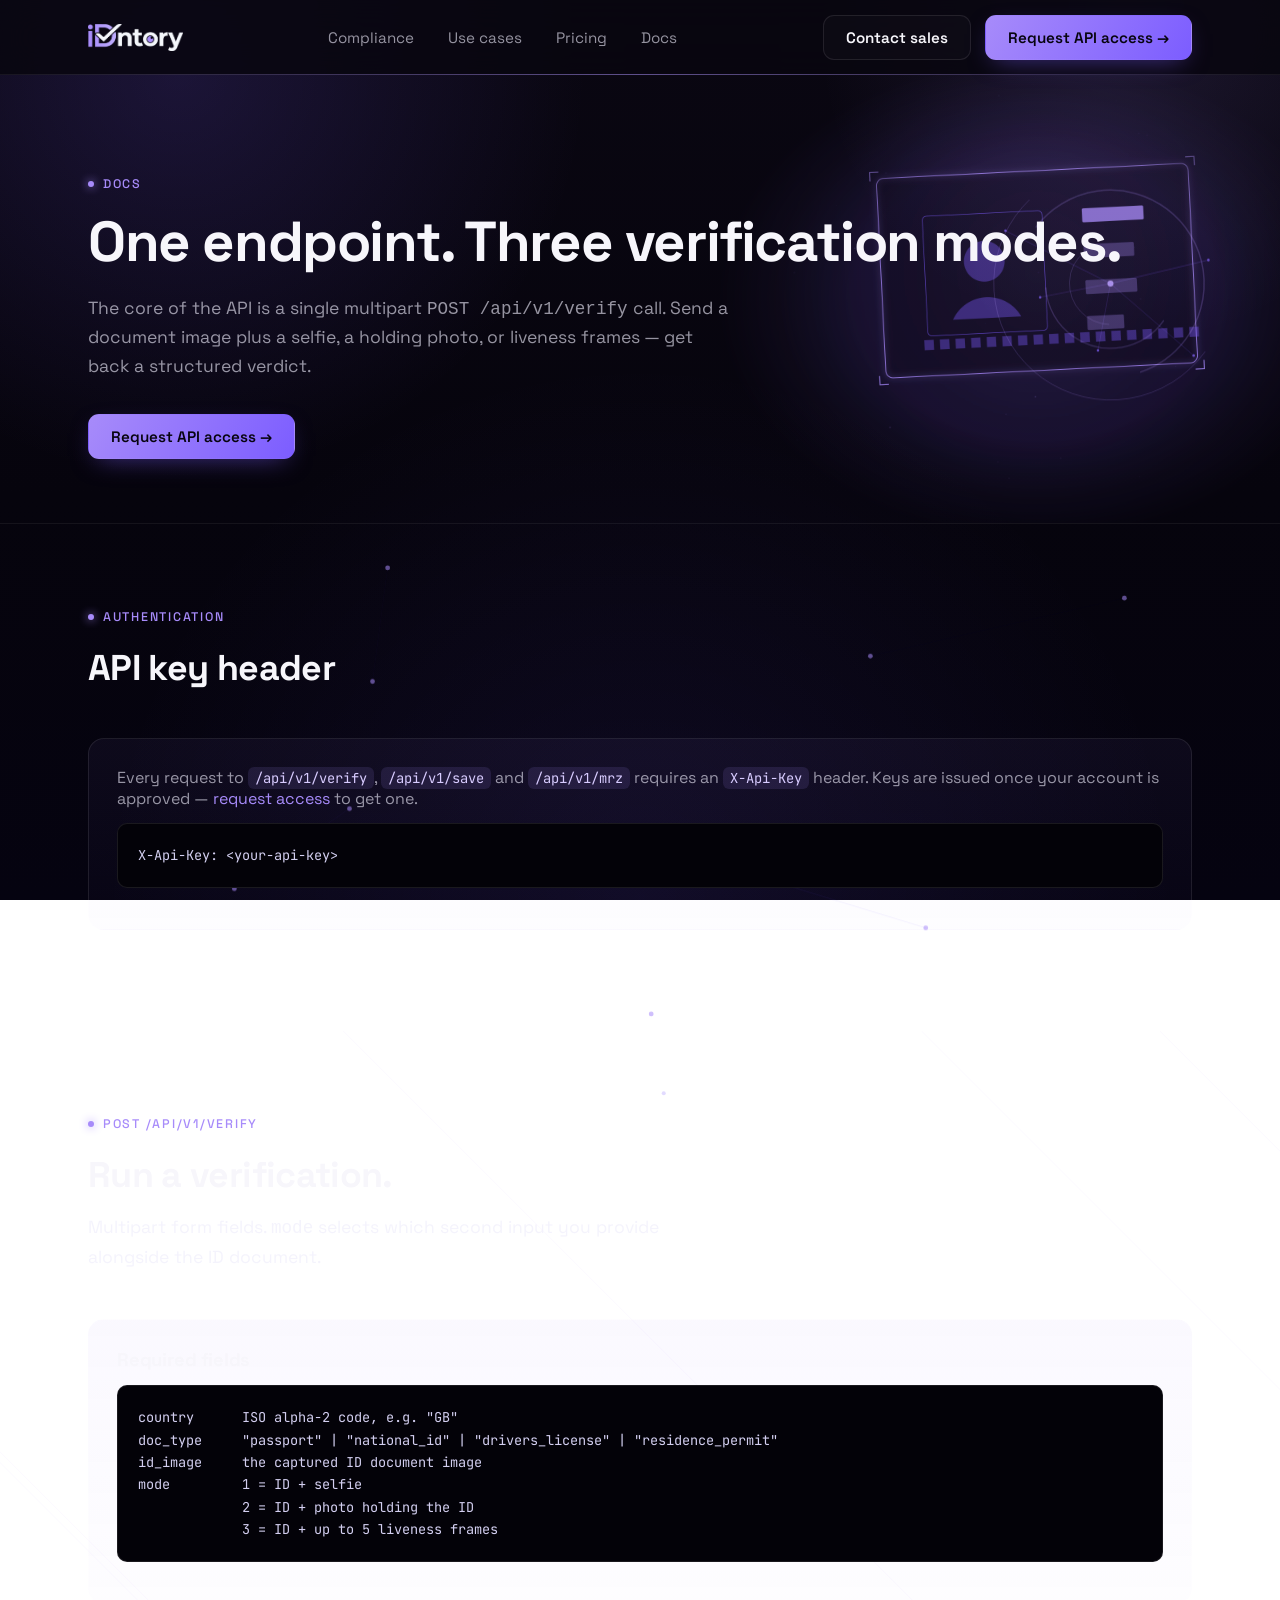
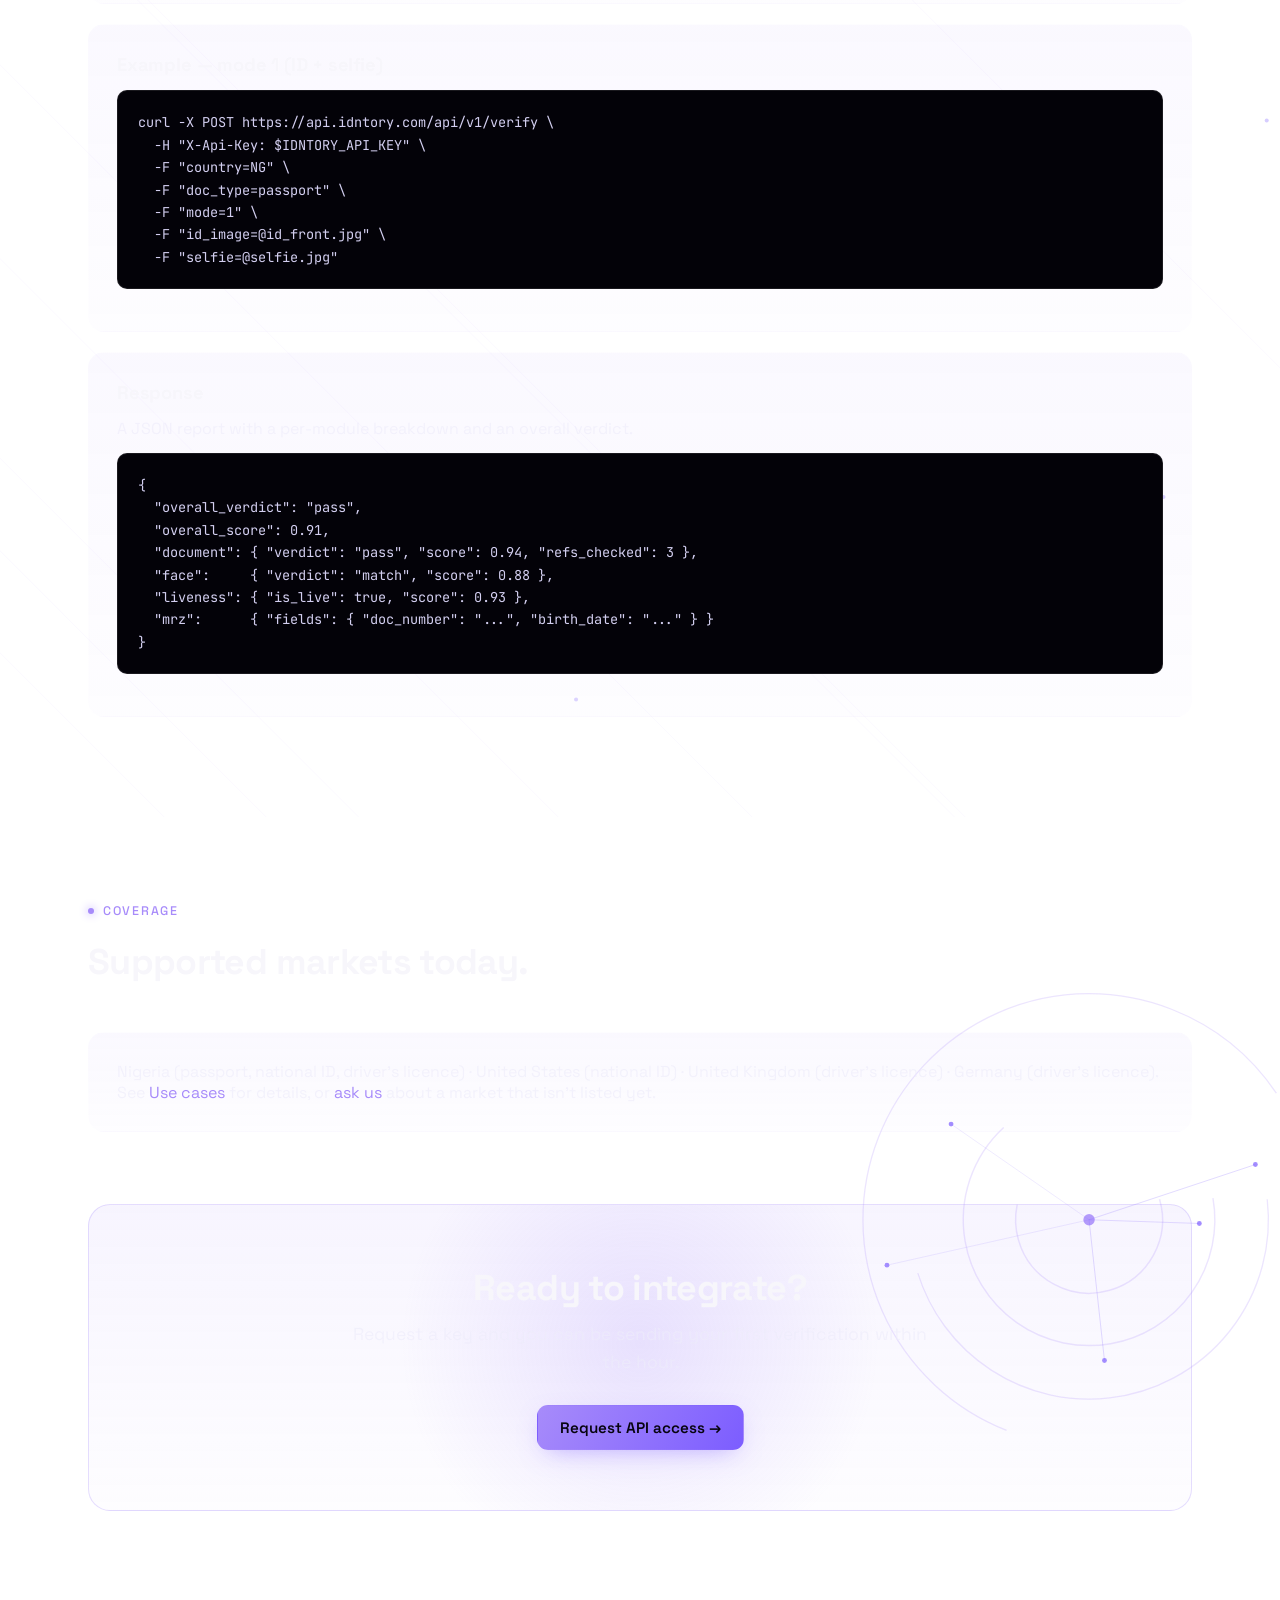
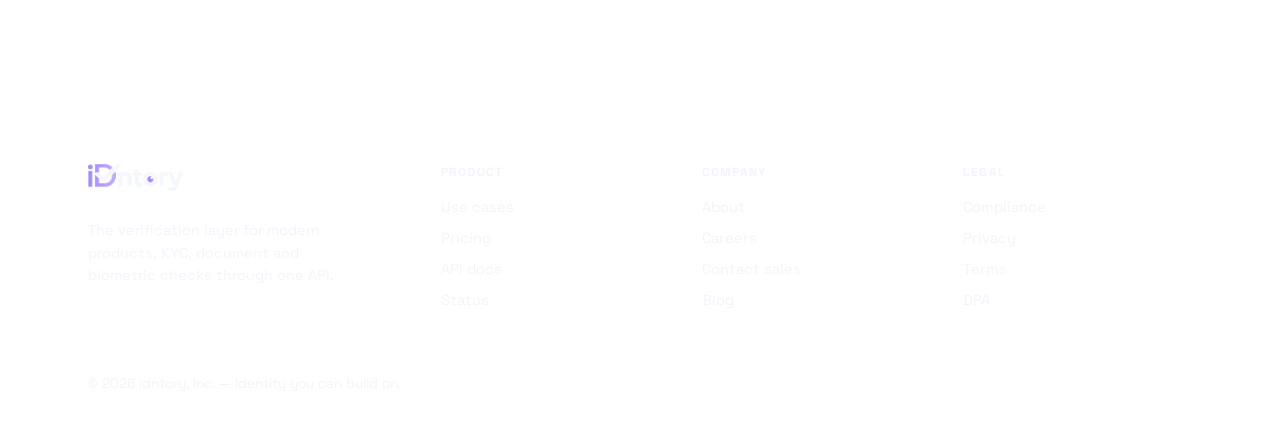
<file: docs.html>
<!DOCTYPE html>
<html lang="en">
<head>
<meta charset="UTF-8">
<meta name="viewport" content="width=device-width, initial-scale=1.0">
<title>API docs — idntory</title>
<meta name="description" content="Integrate the idntory verification API — one multipart POST for KYC, document and biometric checks.">
<link rel="stylesheet" href="styles.css?v=4ccf54a">
<link rel="icon" type="image/png" sizes="512x512" href="brand/favicon.png">
<link rel="shortcut icon" type="image/png" href="brand/favicon.png">
<link rel="apple-touch-icon" href="brand/favicon.png">
</head>
<body>

<header class="site-nav">
  <div class="wrap">
    <a class="brand" href="/"><img src="brand/idntory-logo.png" alt="idntory"></a>
    <nav class="nav-links">
      <a href="compliance">Compliance</a>
      <a href="use-cases">Use cases</a>
      <a href="pricing">Pricing</a>
      <a href="docs">Docs</a>
    </nav>
    <div class="nav-cta">
      <a class="btn btn-ghost" href="contact">Contact sales</a>
      <a class="btn btn-primary" href="contact?reason=api">Request API access →</a>
      <button class="nav-toggle" aria-label="Toggle menu">☰</button>
    </div>
  </div>
</header>

<main>
  <section class="page-hero">
    <img class="hero-frame" src="frames/idntory-03-document.png" alt="" aria-hidden="true">
    <div class="wrap">
      <span class="eyebrow">Docs</span>
      <h1>One endpoint. Three verification modes.</h1>
      <p class="lede">The core of the API is a single multipart <code>POST /api/v1/verify</code> call. Send a document image plus a selfie, a holding photo, or liveness frames — get back a structured verdict.</p>
      <div class="hero-actions">
        <a class="btn btn-primary" href="contact?reason=api">Request API access →</a>
      </div>
    </div>
  </section>

  <section class="block">
    <div class="wrap">
      <div class="section-head">
        <span class="eyebrow">Authentication</span>
        <h2>API key header</h2>
      </div>
      <div class="doc-block">
        <p style="color:var(--muted);margin:0 0 14px;">Every request to <code>/api/v1/verify</code>, <code>/api/v1/save</code> and <code>/api/v1/mrz</code> requires an <code>X-Api-Key</code> header. Keys are issued once your account is approved — <a href="contact?reason=api" style="color:var(--accent);">request access</a> to get one.</p>
        <pre>X-Api-Key: &lt;your-api-key&gt;</pre>
      </div>
    </div>
  </section>

  <section class="block">
    <div class="wrap">
      <div class="section-head">
        <span class="eyebrow">POST /api/v1/verify</span>
        <h2>Run a verification.</h2>
        <p class="lede">Multipart form fields. <code>mode</code> selects which second input you provide alongside the ID document.</p>
      </div>

      <div class="doc-block">
        <h3 style="margin-bottom:14px;">Required fields</h3>
        <pre>country      ISO alpha-2 code, e.g. "GB"
doc_type     "passport" | "national_id" | "drivers_license" | "residence_permit"
id_image     the captured ID document image
mode         1 = ID + selfie
             2 = ID + photo holding the ID
             3 = ID + up to 5 liveness frames</pre>
      </div>

      <div class="doc-block">
        <h3 style="margin-bottom:14px;">Example — mode 1 (ID + selfie)</h3>
        <pre>curl -X POST https://api.idntory.com/api/v1/verify \
  -H "X-Api-Key: $IDNTORY_API_KEY" \
  -F "country=NG" \
  -F "doc_type=passport" \
  -F "mode=1" \
  -F "id_image=@id_front.jpg" \
  -F "selfie=@selfie.jpg"</pre>
      </div>

      <div class="doc-block">
        <h3 style="margin-bottom:14px;">Response</h3>
        <p style="color:var(--muted);margin:0 0 14px;">A JSON report with a per-module breakdown and an overall verdict.</p>
        <pre>{
  "overall_verdict": "pass",
  "overall_score": 0.91,
  "document": { "verdict": "pass", "score": 0.94, "refs_checked": 3 },
  "face":     { "verdict": "match", "score": 0.88 },
  "liveness": { "is_live": true, "score": 0.93 },
  "mrz":      { "fields": { "doc_number": "...", "birth_date": "..." } }
}</pre>
      </div>
    </div>
  </section>

  <section class="block" style="border-bottom:none;">
    <div class="wrap">
      <div class="section-head">
        <span class="eyebrow">Coverage</span>
        <h2>Supported markets today.</h2>
      </div>
      <div class="doc-block">
        <p style="color:var(--muted);margin:0;">Nigeria (passport, national ID, driver's licence) · United States (national ID) · United Kingdom (driver's licence) · Germany (driver's licence). See <a href="use-cases" style="color:var(--accent);">Use cases</a> for details, or <a href="contact" style="color:var(--accent);">ask us</a> about a market that isn't listed yet.</p>
      </div>

      <div class="cta-band">
        <h2>Ready to integrate?</h2>
        <p class="lede">Request a key and you can be sending your first verification within the hour.</p>
        <div class="hero-actions">
          <a class="btn btn-primary" href="contact?reason=api">Request API access →</a>
        </div>
      </div>
    </div>
  </section>
</main>

<footer class="site-footer">
  <div class="wrap">
    <div class="footer-grid">
      <div class="footer-col">
        <div class="brand" style="margin-bottom:14px;"><img src="brand/idntory-logo.png" alt="idntory"></div>
        <p style="color:var(--muted);font-size:0.9rem;max-width:280px;line-height:1.55;">The verification layer for modern products. KYC, document and biometric checks through one API.</p>
      </div>
      <div class="footer-col">
        <h4>Product</h4>
        <ul>
          <li><a href="use-cases">Use cases</a></li>
          <li><a href="pricing">Pricing</a></li>
          <li><a href="docs">API docs</a></li>
          <li><a href="status">Status</a></li>
        </ul>
      </div>
      <div class="footer-col">
        <h4>Company</h4>
        <ul>
          <li><a href="about">About</a></li>
          <li><a href="careers">Careers</a></li>
          <li><a href="contact">Contact sales</a></li>
          <li><a href="blog">Blog</a></li>
        </ul>
      </div>
      <div class="footer-col">
        <h4>Legal</h4>
        <ul>
          <li><a href="compliance">Compliance</a></li>
          <li><a href="privacy">Privacy</a></li>
          <li><a href="terms">Terms</a></li>
          <li><a href="dpa">DPA</a></li>
        </ul>
      </div>
    </div>
    <div class="footer-bottom">© 2026 idntory, Inc. — Identity you can build on.</div>
  </div>
</footer>
<script src="bg-fx.js?v=4ccf54a"></script>
<script src="nav.js?v=4ccf54a"></script>
</body>
</html>
</file>
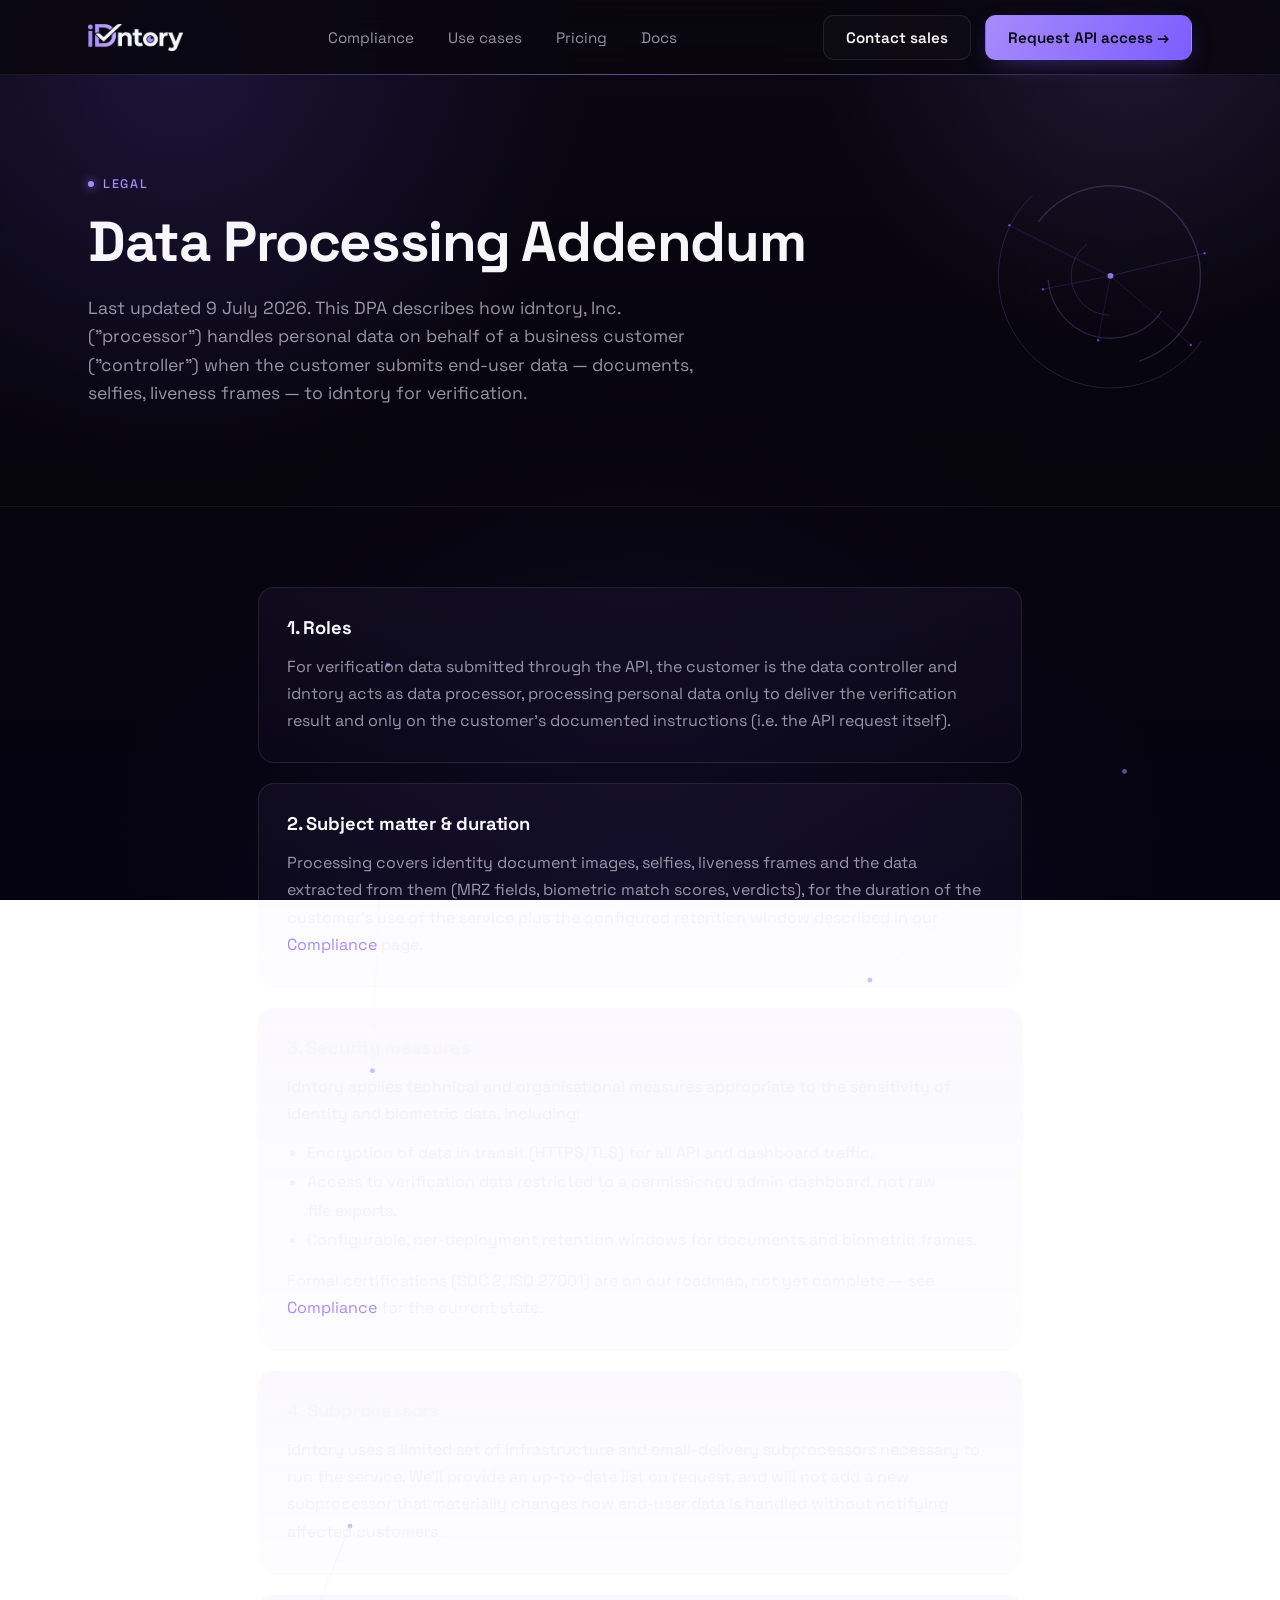
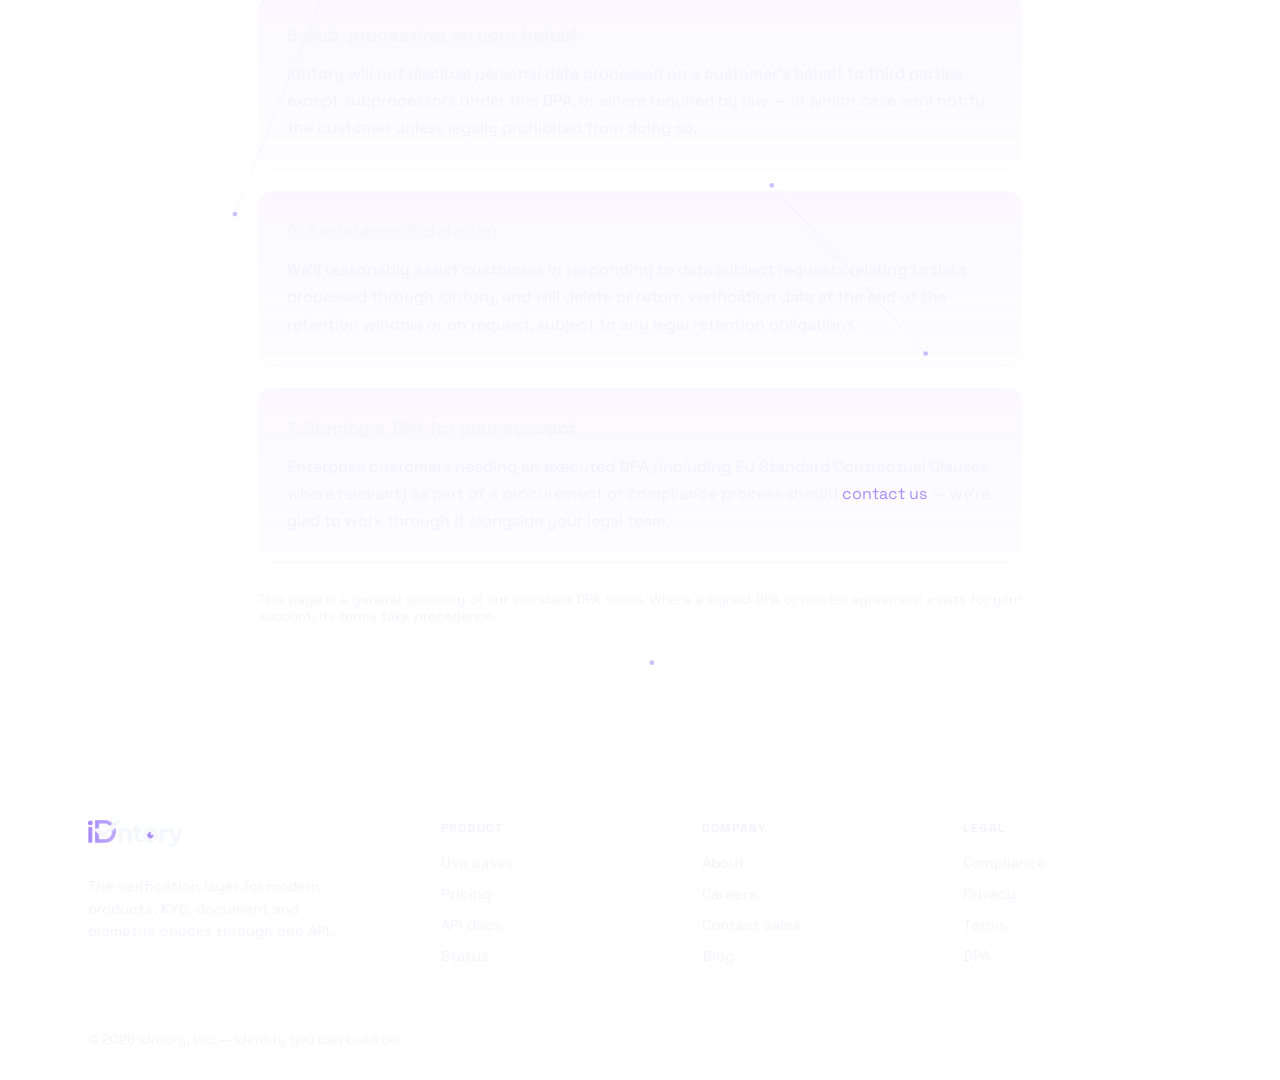
<file: dpa.html>
<!DOCTYPE html>
<html lang="en">
<head>
<meta charset="UTF-8">
<meta name="viewport" content="width=device-width, initial-scale=1.0">
<title>Data Processing Addendum — idntory</title>
<meta name="description" content="idntory's Data Processing Addendum — how we process personal data on behalf of business customers running verifications through the API.">
<link rel="stylesheet" href="styles.css?v=4ccf54a">
<link rel="icon" type="image/png" sizes="512x512" href="brand/favicon.png">
<link rel="shortcut icon" type="image/png" href="brand/favicon.png">
<link rel="apple-touch-icon" href="brand/favicon.png">
</head>
<body>

<header class="site-nav">
  <div class="wrap">
    <a class="brand" href="/"><img src="brand/idntory-logo.png" alt="idntory"></a>
    <nav class="nav-links">
      <a href="compliance">Compliance</a>
      <a href="use-cases">Use cases</a>
      <a href="pricing">Pricing</a>
      <a href="docs">Docs</a>
    </nav>
    <div class="nav-cta">
      <a class="btn btn-ghost" href="contact">Contact sales</a>
      <a class="btn btn-primary" href="contact?reason=api">Request API access →</a>
      <button class="nav-toggle" aria-label="Toggle menu">☰</button>
    </div>
  </div>
</header>

<main>
  <section class="page-hero">
    <div class="wrap">
      <span class="eyebrow">Legal</span>
      <h1>Data Processing Addendum</h1>
      <p class="lede">Last updated 9 July 2026. This DPA describes how idntory, Inc. ("processor") handles personal data on behalf of a business customer ("controller") when the customer submits end-user data — documents, selfies, liveness frames — to idntory for verification.</p>
    </div>
  </section>

  <section class="block" style="border-bottom:none;">
    <div class="wrap" style="max-width:820px;">

      <div class="doc-block">
        <h3 style="margin-bottom:14px;">1. Roles</h3>
        <p style="color:var(--muted);line-height:1.7;margin:0;">For verification data submitted through the API, the customer is the data controller and idntory acts as data processor, processing personal data only to deliver the verification result and only on the customer's documented instructions (i.e. the API request itself).</p>
      </div>

      <div class="doc-block">
        <h3 style="margin-bottom:14px;">2. Subject matter &amp; duration</h3>
        <p style="color:var(--muted);line-height:1.7;margin:0;">Processing covers identity document images, selfies, liveness frames and the data extracted from them (MRZ fields, biometric match scores, verdicts), for the duration of the customer's use of the service plus the configured retention window described in our <a href="compliance" style="color:var(--accent);">Compliance</a> page.</p>
      </div>

      <div class="doc-block">
        <h3 style="margin-bottom:14px;">3. Security measures</h3>
        <p style="color:var(--muted);line-height:1.7;margin:0 0 12px;">idntory applies technical and organisational measures appropriate to the sensitivity of identity and biometric data, including:</p>
        <ul style="color:var(--muted);line-height:1.8;margin:0;padding-left:20px;">
          <li>Encryption of data in transit (HTTPS/TLS) for all API and dashboard traffic.</li>
          <li>Access to verification data restricted to a permissioned admin dashboard, not raw file exports.</li>
          <li>Configurable, per-deployment retention windows for documents and biometric frames.</li>
        </ul>
        <p style="color:var(--muted);line-height:1.7;margin:12px 0 0;">Formal certifications (SOC 2, ISO 27001) are on our roadmap, not yet complete — see <a href="compliance" style="color:var(--accent);">Compliance</a> for the current state.</p>
      </div>

      <div class="doc-block">
        <h3 style="margin-bottom:14px;">4. Subprocessors</h3>
        <p style="color:var(--muted);line-height:1.7;margin:0;">idntory uses a limited set of infrastructure and email-delivery subprocessors necessary to run the service. We'll provide an up-to-date list on request, and will not add a new subprocessor that materially changes how end-user data is handled without notifying affected customers.</p>
      </div>

      <div class="doc-block">
        <h3 style="margin-bottom:14px;">5. Sub-processing on your behalf</h3>
        <p style="color:var(--muted);line-height:1.7;margin:0;">idntory will not disclose personal data processed on a customer's behalf to third parties except subprocessors under this DPA, or where required by law — in which case we'll notify the customer unless legally prohibited from doing so.</p>
      </div>

      <div class="doc-block">
        <h3 style="margin-bottom:14px;">6. Assistance &amp; deletion</h3>
        <p style="color:var(--muted);line-height:1.7;margin:0;">We'll reasonably assist customers in responding to data subject requests relating to data processed through idntory, and will delete or return verification data at the end of the retention window or on request, subject to any legal retention obligations.</p>
      </div>

      <div class="doc-block">
        <h3 style="margin-bottom:14px;">7. Signing a DPA for your account</h3>
        <p style="color:var(--muted);line-height:1.7;margin:0;">Enterprise customers needing an executed DPA (including EU Standard Contractual Clauses where relevant) as part of a procurement or compliance process should <a href="contact?reason=compliance" style="color:var(--accent);">contact us</a> — we're glad to work through it alongside your legal team.</p>
      </div>

      <p style="margin-top:28px;color:var(--muted);font-size:0.85rem;">This page is a general summary of our standard DPA terms. Where a signed DPA or master agreement exists for your account, its terms take precedence.</p>
    </div>
  </section>
</main>

<footer class="site-footer">
  <div class="wrap">
    <div class="footer-grid">
      <div class="footer-col">
        <div class="brand" style="margin-bottom:14px;"><img src="brand/idntory-logo.png" alt="idntory"></div>
        <p style="color:var(--muted);font-size:0.9rem;max-width:280px;line-height:1.55;">The verification layer for modern products. KYC, document and biometric checks through one API.</p>
      </div>
      <div class="footer-col">
        <h4>Product</h4>
        <ul>
          <li><a href="use-cases">Use cases</a></li>
          <li><a href="pricing">Pricing</a></li>
          <li><a href="docs">API docs</a></li>
          <li><a href="status">Status</a></li>
        </ul>
      </div>
      <div class="footer-col">
        <h4>Company</h4>
        <ul>
          <li><a href="about">About</a></li>
          <li><a href="careers">Careers</a></li>
          <li><a href="contact">Contact sales</a></li>
          <li><a href="blog">Blog</a></li>
        </ul>
      </div>
      <div class="footer-col">
        <h4>Legal</h4>
        <ul>
          <li><a href="compliance">Compliance</a></li>
          <li><a href="privacy">Privacy</a></li>
          <li><a href="terms">Terms</a></li>
          <li><a href="dpa">DPA</a></li>
        </ul>
      </div>
    </div>
    <div class="footer-bottom">© 2026 idntory, Inc. — Identity you can build on.</div>
  </div>
</footer>
<script src="bg-fx.js?v=4ccf54a"></script>
<script src="nav.js?v=4ccf54a"></script>
</body>
</html>
</file>
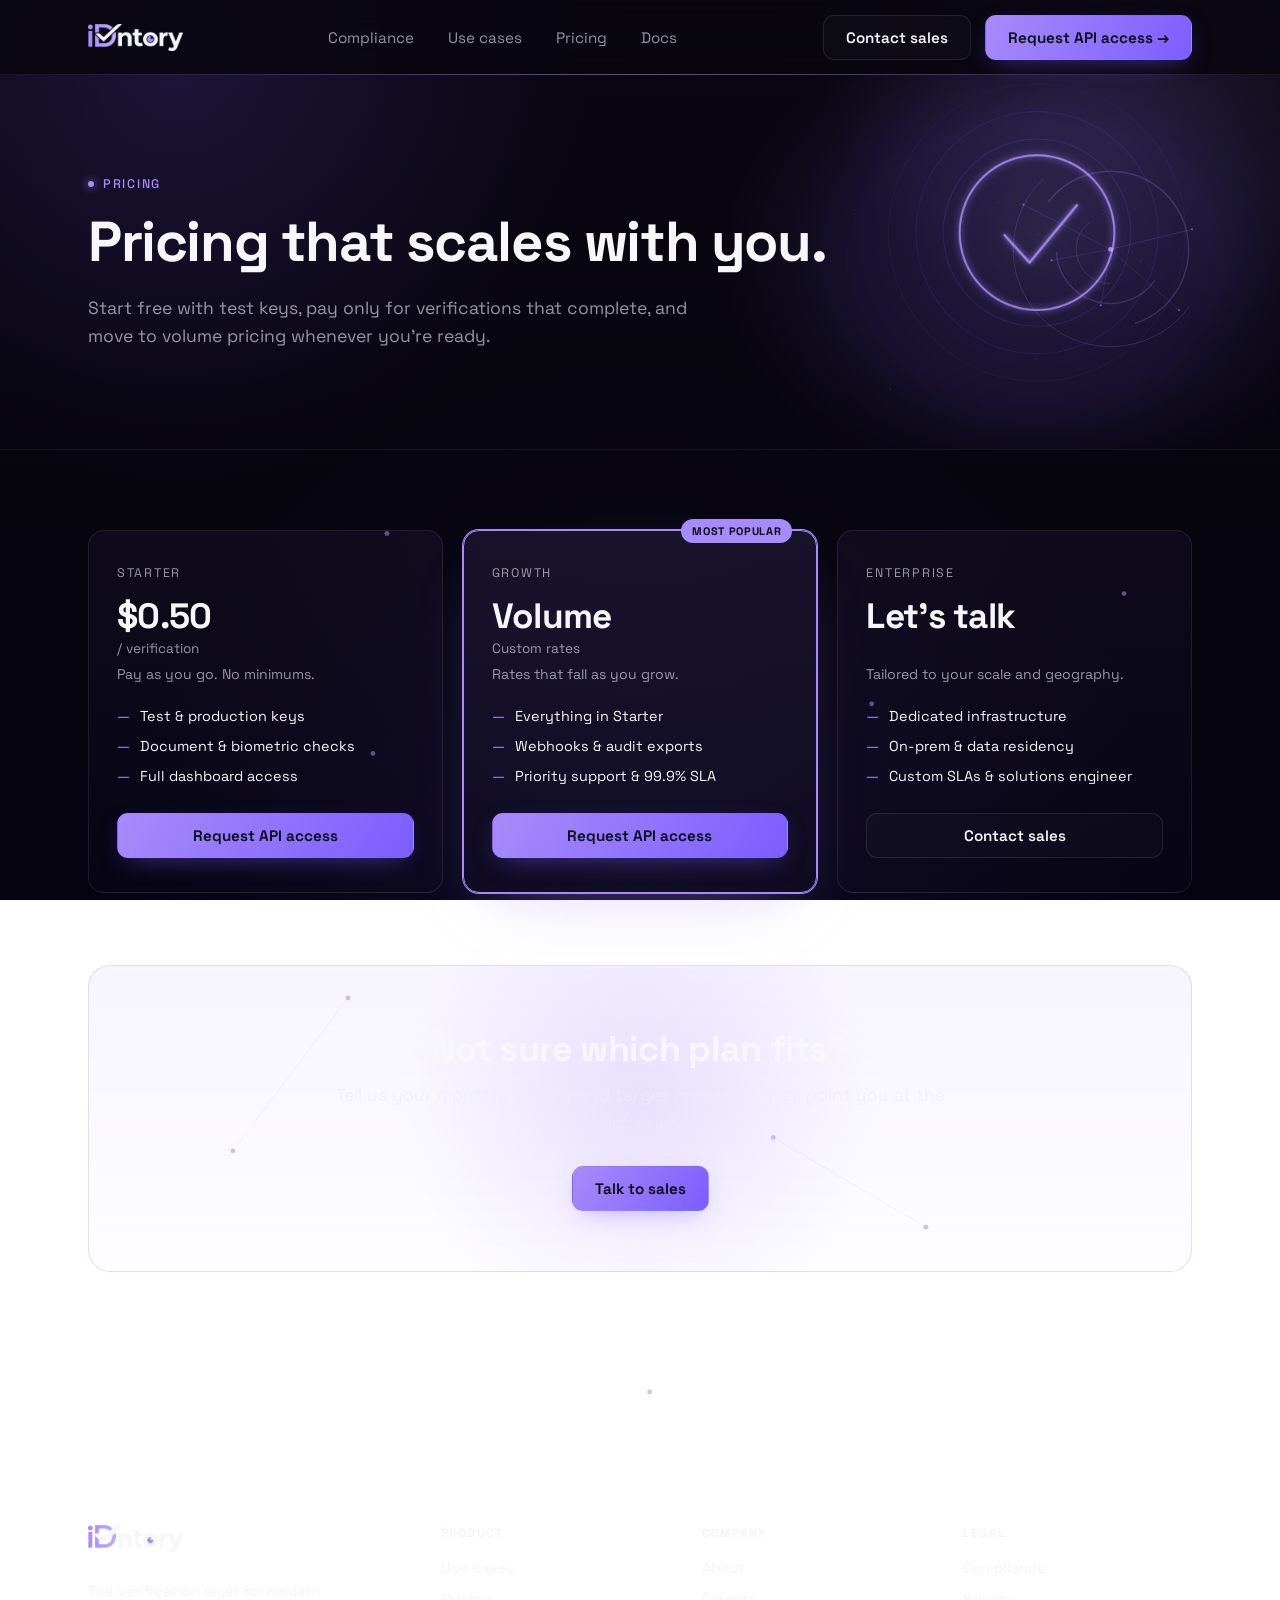
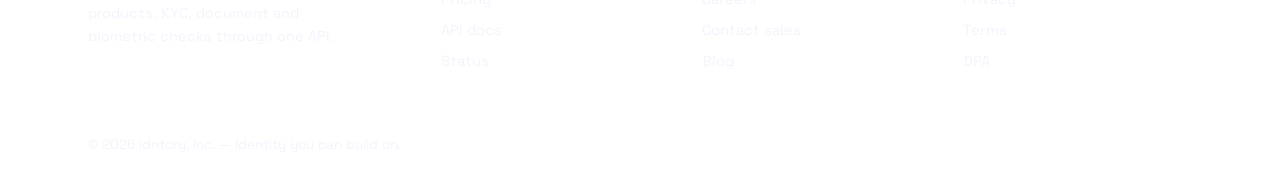
<file: pricing.html>
<!DOCTYPE html>
<html lang="en">
<head>
<meta charset="UTF-8">
<meta name="viewport" content="width=device-width, initial-scale=1.0">
<title>Pricing — idntory</title>
<meta name="description" content="Pay per verification with idntory. Start free with test keys, scale to volume pricing, or talk to us about enterprise.">
<link rel="stylesheet" href="styles.css?v=4ccf54a">
<link rel="icon" type="image/png" sizes="512x512" href="brand/favicon.png">
<link rel="shortcut icon" type="image/png" href="brand/favicon.png">
<link rel="apple-touch-icon" href="brand/favicon.png">
</head>
<body>

<header class="site-nav">
  <div class="wrap">
    <a class="brand" href="/"><img src="brand/idntory-logo.png" alt="idntory"></a>
    <nav class="nav-links">
      <a href="compliance">Compliance</a>
      <a href="use-cases">Use cases</a>
      <a href="pricing">Pricing</a>
      <a href="docs">Docs</a>
    </nav>
    <div class="nav-cta">
      <a class="btn btn-ghost" href="contact">Contact sales</a>
      <a class="btn btn-primary" href="contact?reason=api">Request API access →</a>
      <button class="nav-toggle" aria-label="Toggle menu">☰</button>
    </div>
  </div>
</header>

<main>
  <section class="page-hero">
    <img class="hero-frame" src="frames/idntory-05-verified.png" alt="" aria-hidden="true">
    <div class="wrap">
      <span class="eyebrow">Pricing</span>
      <h1>Pricing that scales with you.</h1>
      <p class="lede">Start free with test keys, pay only for verifications that complete, and move to volume pricing whenever you're ready.</p>
    </div>
  </section>

  <section class="block" style="border-bottom:none;">
    <div class="wrap">
      <div class="pricing-grid">
        <div class="price-card">
          <div class="plan-name">STARTER</div>
          <div class="price">$0.50</div>
          <div class="price-sub">/ verification</div>
          <div class="price-desc">Pay as you go. No minimums.</div>
          <ul class="feat-list">
            <li>Test &amp; production keys</li>
            <li>Document &amp; biometric checks</li>
            <li>Full dashboard access</li>
          </ul>
          <a class="btn btn-primary" href="contact?reason=api">Request API access</a>
        </div>

        <div class="price-card featured">
          <div class="price-tag">MOST POPULAR</div>
          <div class="plan-name">GROWTH</div>
          <div class="price">Volume</div>
          <div class="price-sub">Custom rates</div>
          <div class="price-desc">Rates that fall as you grow.</div>
          <ul class="feat-list">
            <li>Everything in Starter</li>
            <li>Webhooks &amp; audit exports</li>
            <li>Priority support &amp; 99.9% SLA</li>
          </ul>
          <a class="btn btn-primary" href="contact?reason=api">Request API access</a>
        </div>

        <div class="price-card">
          <div class="plan-name">ENTERPRISE</div>
          <div class="price">Let's talk</div>
          <div class="price-sub">&nbsp;</div>
          <div class="price-desc">Tailored to your scale and geography.</div>
          <ul class="feat-list">
            <li>Dedicated infrastructure</li>
            <li>On-prem &amp; data residency</li>
            <li>Custom SLAs &amp; solutions engineer</li>
          </ul>
          <a class="btn btn-ghost" href="contact">Contact sales</a>
        </div>
      </div>

      <div class="cta-band">
        <h2>Not sure which plan fits?</h2>
        <p class="lede">Tell us your monthly volume and target markets — we'll point you at the right tier.</p>
        <div class="hero-actions">
          <a class="btn btn-primary" href="contact">Talk to sales</a>
        </div>
      </div>
    </div>
  </section>
</main>

<footer class="site-footer">
  <div class="wrap">
    <div class="footer-grid">
      <div class="footer-col">
        <div class="brand" style="margin-bottom:14px;"><img src="brand/idntory-logo.png" alt="idntory"></div>
        <p style="color:var(--muted);font-size:0.9rem;max-width:280px;line-height:1.55;">The verification layer for modern products. KYC, document and biometric checks through one API.</p>
      </div>
      <div class="footer-col">
        <h4>Product</h4>
        <ul>
          <li><a href="use-cases">Use cases</a></li>
          <li><a href="pricing">Pricing</a></li>
          <li><a href="docs">API docs</a></li>
          <li><a href="status">Status</a></li>
        </ul>
      </div>
      <div class="footer-col">
        <h4>Company</h4>
        <ul>
          <li><a href="about">About</a></li>
          <li><a href="careers">Careers</a></li>
          <li><a href="contact">Contact sales</a></li>
          <li><a href="blog">Blog</a></li>
        </ul>
      </div>
      <div class="footer-col">
        <h4>Legal</h4>
        <ul>
          <li><a href="compliance">Compliance</a></li>
          <li><a href="privacy">Privacy</a></li>
          <li><a href="terms">Terms</a></li>
          <li><a href="dpa">DPA</a></li>
        </ul>
      </div>
    </div>
    <div class="footer-bottom">© 2026 idntory, Inc. — Identity you can build on.</div>
  </div>
</footer>
<script src="bg-fx.js?v=4ccf54a"></script>
<script src="nav.js?v=4ccf54a"></script>
</body>
</html>
</file>
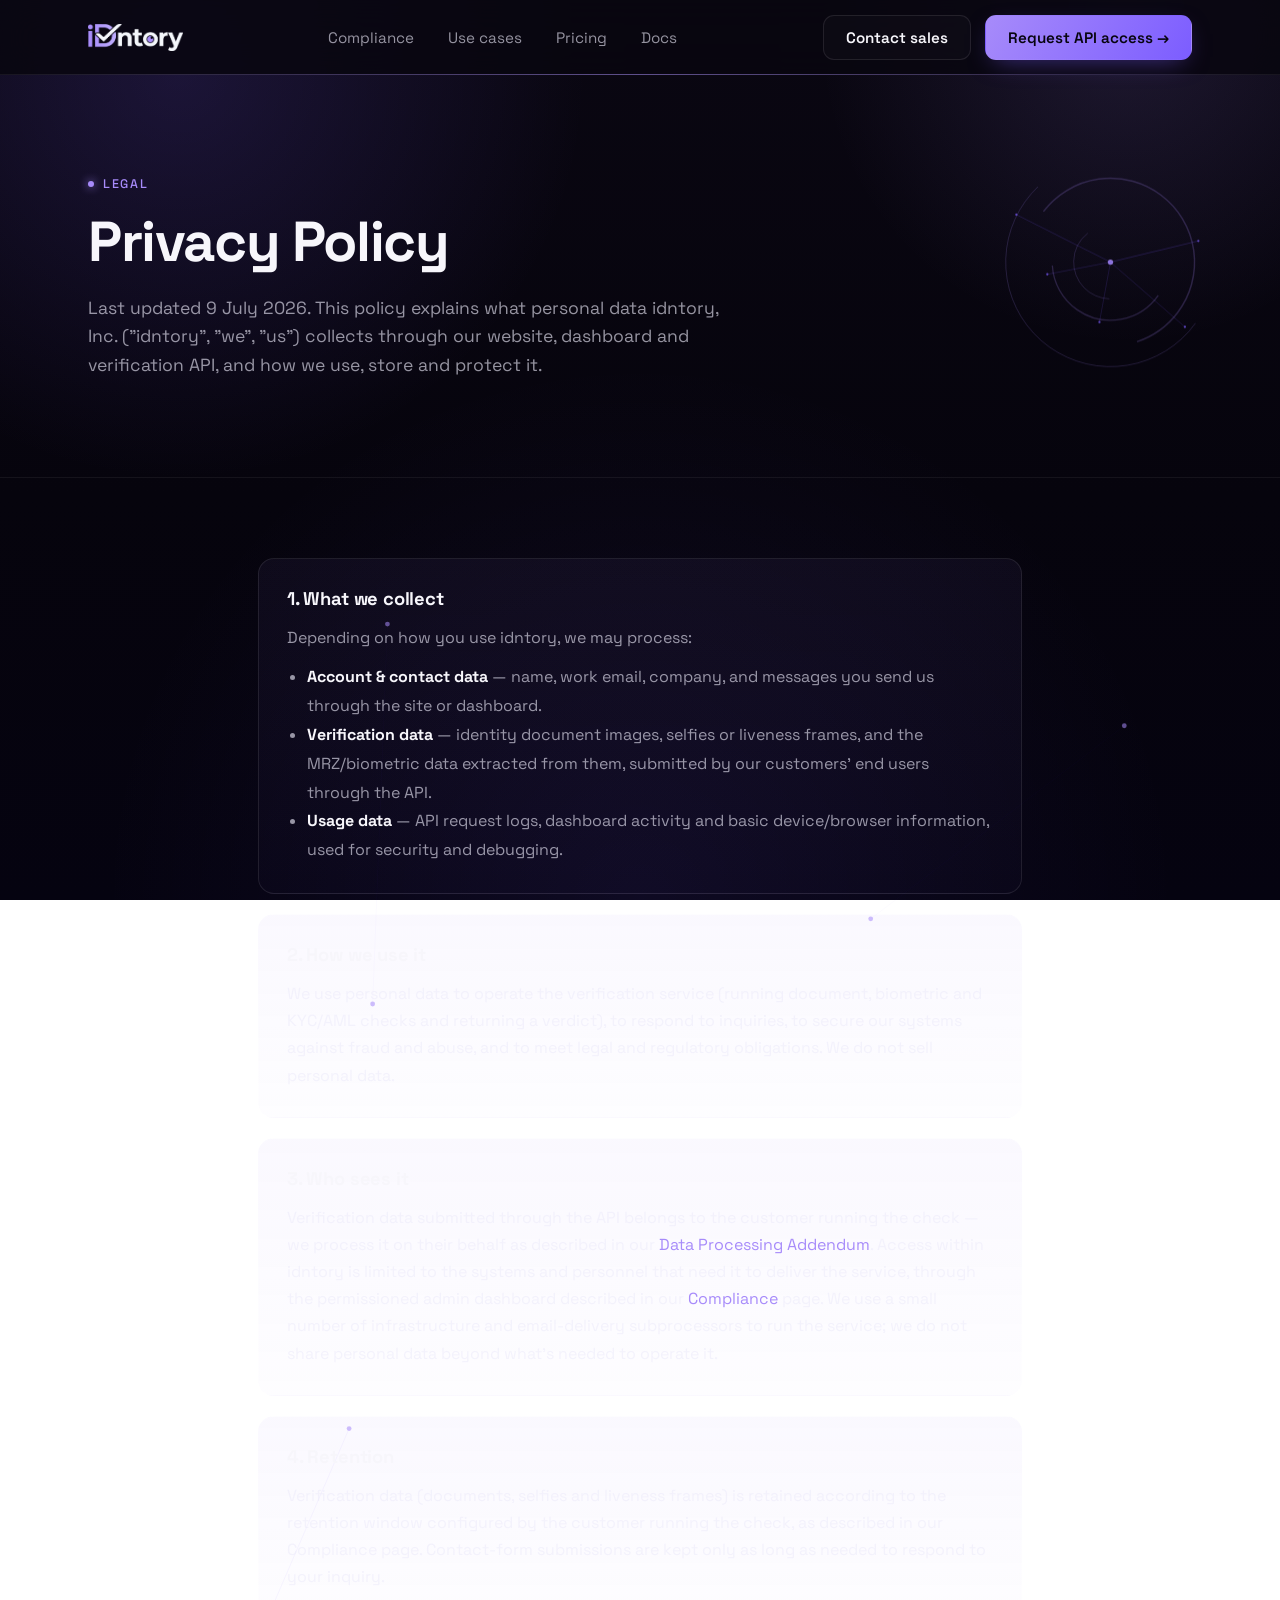
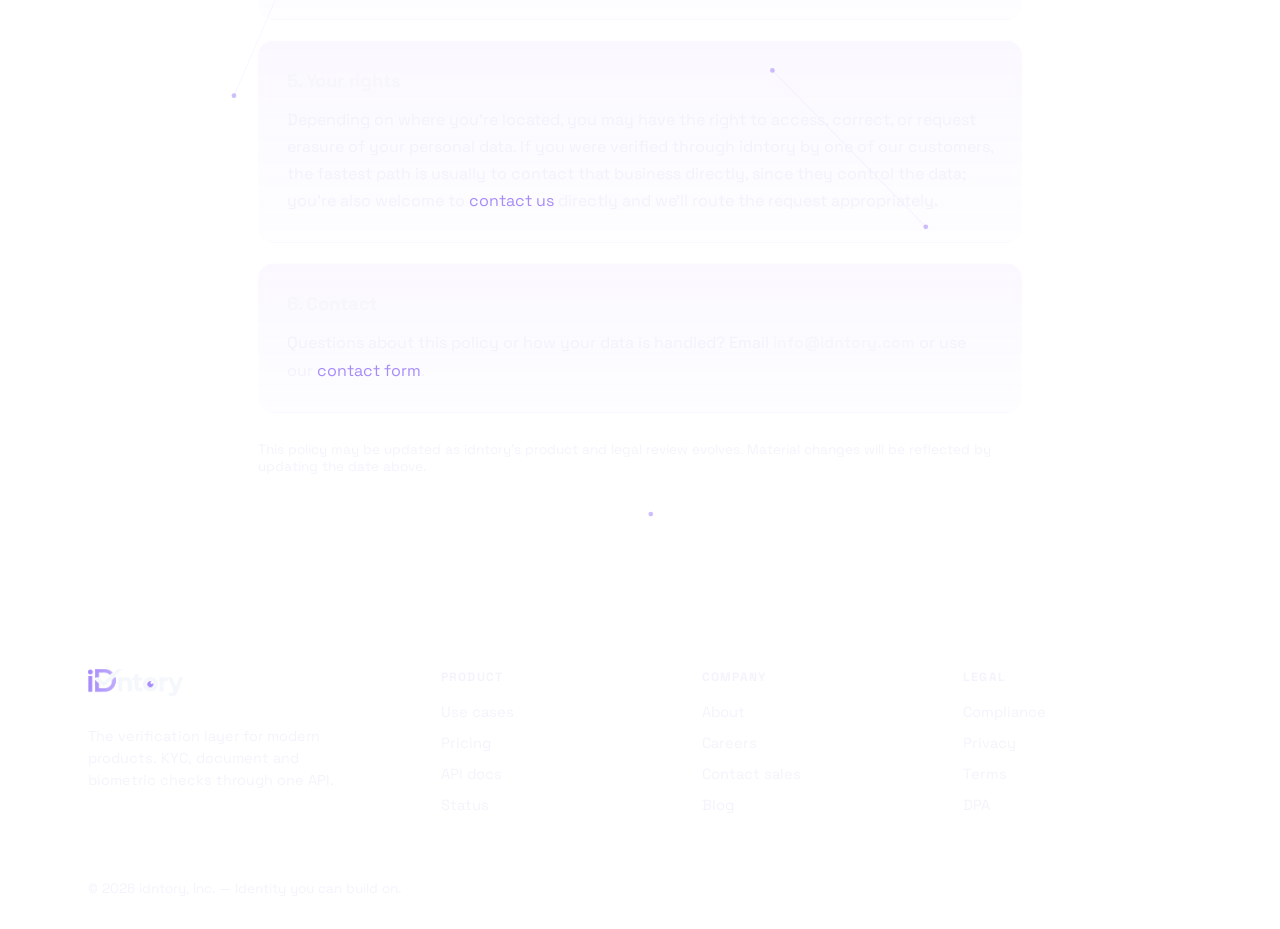
<file: privacy.html>
<!DOCTYPE html>
<html lang="en">
<head>
<meta charset="UTF-8">
<meta name="viewport" content="width=device-width, initial-scale=1.0">
<title>Privacy Policy — idntory</title>
<meta name="description" content="How idntory collects, uses and protects personal data across our website, dashboard and verification API.">
<link rel="stylesheet" href="styles.css?v=4ccf54a">
<link rel="icon" type="image/png" sizes="512x512" href="brand/favicon.png">
<link rel="shortcut icon" type="image/png" href="brand/favicon.png">
<link rel="apple-touch-icon" href="brand/favicon.png">
</head>
<body>

<header class="site-nav">
  <div class="wrap">
    <a class="brand" href="/"><img src="brand/idntory-logo.png" alt="idntory"></a>
    <nav class="nav-links">
      <a href="compliance">Compliance</a>
      <a href="use-cases">Use cases</a>
      <a href="pricing">Pricing</a>
      <a href="docs">Docs</a>
    </nav>
    <div class="nav-cta">
      <a class="btn btn-ghost" href="contact">Contact sales</a>
      <a class="btn btn-primary" href="contact?reason=api">Request API access →</a>
      <button class="nav-toggle" aria-label="Toggle menu">☰</button>
    </div>
  </div>
</header>

<main>
  <section class="page-hero">
    <div class="wrap">
      <span class="eyebrow">Legal</span>
      <h1>Privacy Policy</h1>
      <p class="lede">Last updated 9 July 2026. This policy explains what personal data idntory, Inc. ("idntory", "we", "us") collects through our website, dashboard and verification API, and how we use, store and protect it.</p>
    </div>
  </section>

  <section class="block" style="border-bottom:none;">
    <div class="wrap" style="max-width:820px;">

      <div class="doc-block">
        <h3 style="margin-bottom:14px;">1. What we collect</h3>
        <p style="color:var(--muted);line-height:1.7;margin:0 0 12px;">Depending on how you use idntory, we may process:</p>
        <ul style="color:var(--muted);line-height:1.8;margin:0;padding-left:20px;">
          <li><strong style="color:var(--text);">Account &amp; contact data</strong> — name, work email, company, and messages you send us through the site or dashboard.</li>
          <li><strong style="color:var(--text);">Verification data</strong> — identity document images, selfies or liveness frames, and the MRZ/biometric data extracted from them, submitted by our customers' end users through the API.</li>
          <li><strong style="color:var(--text);">Usage data</strong> — API request logs, dashboard activity and basic device/browser information, used for security and debugging.</li>
        </ul>
      </div>

      <div class="doc-block">
        <h3 style="margin-bottom:14px;">2. How we use it</h3>
        <p style="color:var(--muted);line-height:1.7;margin:0;">We use personal data to operate the verification service (running document, biometric and KYC/AML checks and returning a verdict), to respond to inquiries, to secure our systems against fraud and abuse, and to meet legal and regulatory obligations. We do not sell personal data.</p>
      </div>

      <div class="doc-block">
        <h3 style="margin-bottom:14px;">3. Who sees it</h3>
        <p style="color:var(--muted);line-height:1.7;margin:0;">Verification data submitted through the API belongs to the customer running the check — we process it on their behalf as described in our <a href="dpa" style="color:var(--accent);">Data Processing Addendum</a>. Access within idntory is limited to the systems and personnel that need it to deliver the service, through the permissioned admin dashboard described in our <a href="compliance" style="color:var(--accent);">Compliance</a> page. We use a small number of infrastructure and email-delivery subprocessors to run the service; we do not share personal data beyond what's needed to operate it.</p>
      </div>

      <div class="doc-block">
        <h3 style="margin-bottom:14px;">4. Retention</h3>
        <p style="color:var(--muted);line-height:1.7;margin:0;">Verification data (documents, selfies and liveness frames) is retained according to the retention window configured by the customer running the check, as described in our Compliance page. Contact-form submissions are kept only as long as needed to respond to your inquiry.</p>
      </div>

      <div class="doc-block">
        <h3 style="margin-bottom:14px;">5. Your rights</h3>
        <p style="color:var(--muted);line-height:1.7;margin:0;">Depending on where you're located, you may have the right to access, correct, or request erasure of your personal data. If you were verified through idntory by one of our customers, the fastest path is usually to contact that business directly, since they control the data; you're also welcome to <a href="contact?reason=compliance" style="color:var(--accent);">contact us</a> directly and we'll route the request appropriately.</p>
      </div>

      <div class="doc-block">
        <h3 style="margin-bottom:14px;">6. Contact</h3>
        <p style="color:var(--muted);line-height:1.7;margin:0;">Questions about this policy or how your data is handled? Email <strong style="color:var(--text);">info@idntory.com</strong> or use our <a href="contact?reason=compliance" style="color:var(--accent);">contact form</a>.</p>
      </div>

      <p style="margin-top:28px;color:var(--muted);font-size:0.85rem;">This policy may be updated as idntory's product and legal review evolves. Material changes will be reflected by updating the date above.</p>
    </div>
  </section>
</main>

<footer class="site-footer">
  <div class="wrap">
    <div class="footer-grid">
      <div class="footer-col">
        <div class="brand" style="margin-bottom:14px;"><img src="brand/idntory-logo.png" alt="idntory"></div>
        <p style="color:var(--muted);font-size:0.9rem;max-width:280px;line-height:1.55;">The verification layer for modern products. KYC, document and biometric checks through one API.</p>
      </div>
      <div class="footer-col">
        <h4>Product</h4>
        <ul>
          <li><a href="use-cases">Use cases</a></li>
          <li><a href="pricing">Pricing</a></li>
          <li><a href="docs">API docs</a></li>
          <li><a href="status">Status</a></li>
        </ul>
      </div>
      <div class="footer-col">
        <h4>Company</h4>
        <ul>
          <li><a href="about">About</a></li>
          <li><a href="careers">Careers</a></li>
          <li><a href="contact">Contact sales</a></li>
          <li><a href="blog">Blog</a></li>
        </ul>
      </div>
      <div class="footer-col">
        <h4>Legal</h4>
        <ul>
          <li><a href="compliance">Compliance</a></li>
          <li><a href="privacy">Privacy</a></li>
          <li><a href="terms">Terms</a></li>
          <li><a href="dpa">DPA</a></li>
        </ul>
      </div>
    </div>
    <div class="footer-bottom">© 2026 idntory, Inc. — Identity you can build on.</div>
  </div>
</footer>
<script src="bg-fx.js?v=4ccf54a"></script>
<script src="nav.js?v=4ccf54a"></script>
</body>
</html>
</file>
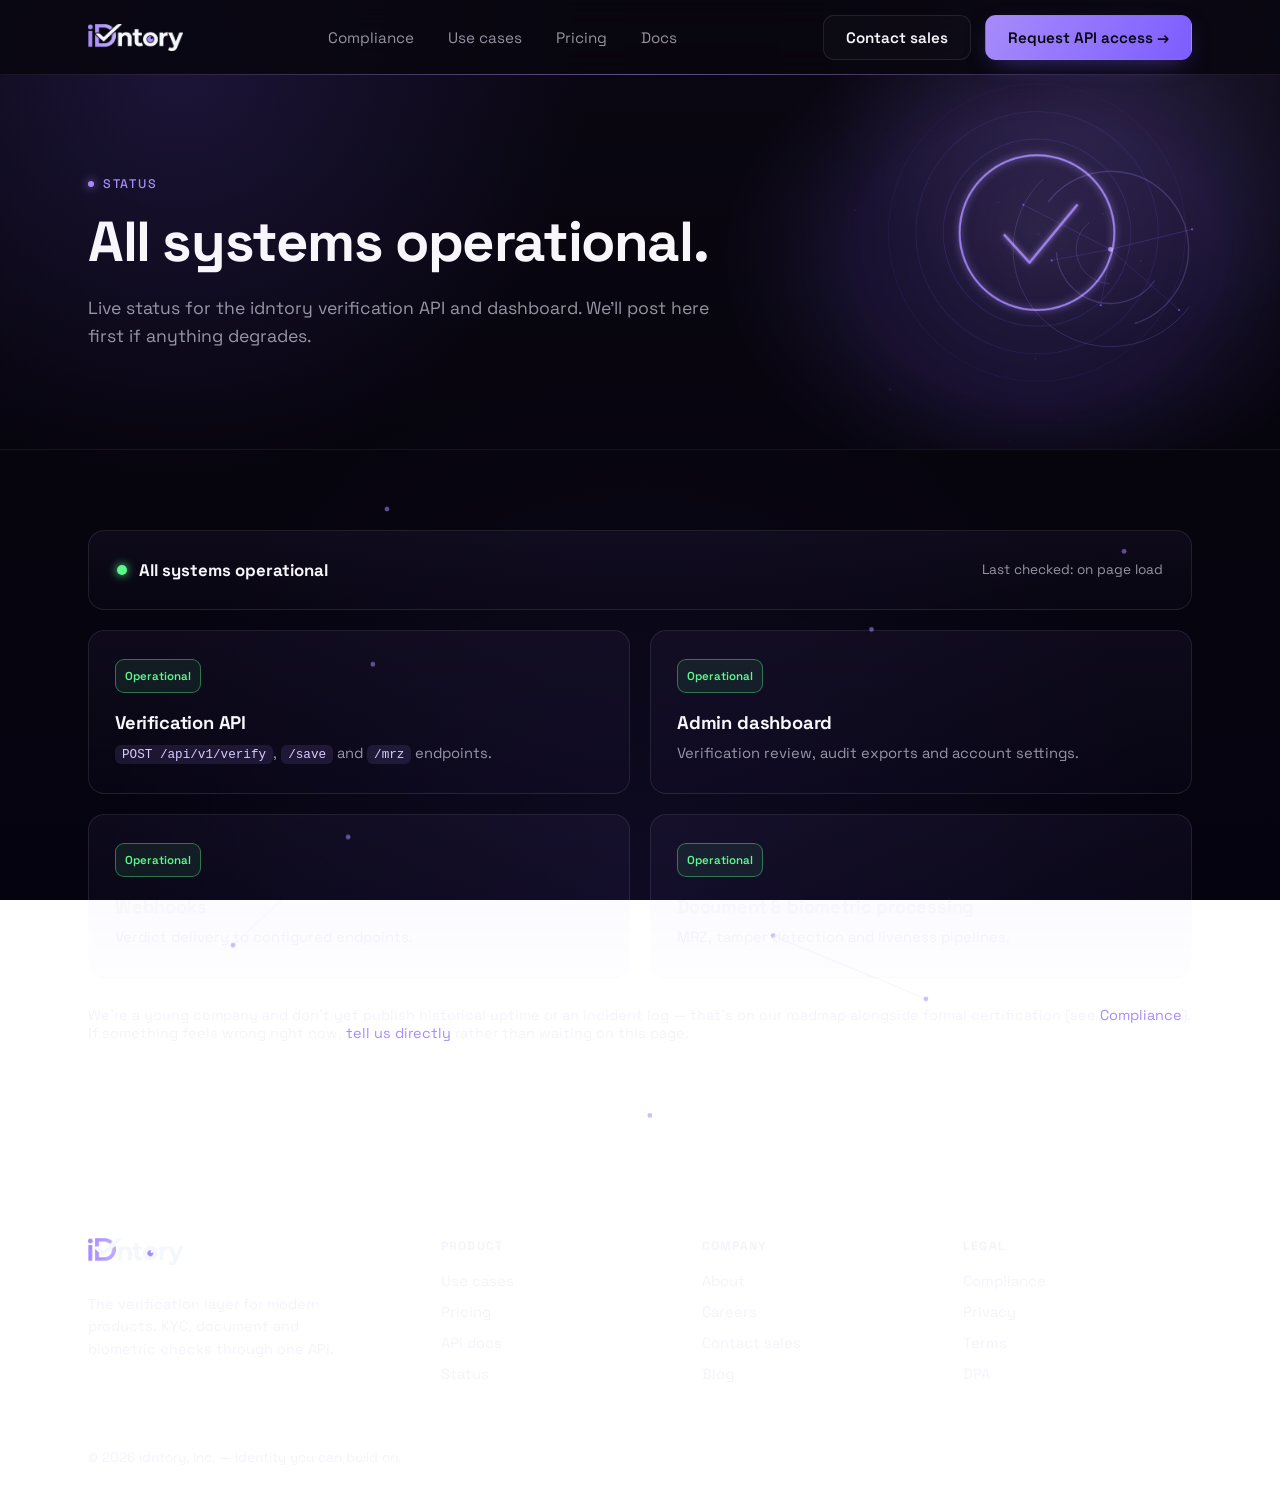
<file: status.html>
<!DOCTYPE html>
<html lang="en">
<head>
<meta charset="UTF-8">
<meta name="viewport" content="width=device-width, initial-scale=1.0">
<title>Status — idntory</title>
<meta name="description" content="Live status of idntory's verification API and dashboard.">
<link rel="stylesheet" href="styles.css?v=4ccf54a">
<link rel="icon" type="image/png" sizes="512x512" href="brand/favicon.png">
<link rel="shortcut icon" type="image/png" href="brand/favicon.png">
<link rel="apple-touch-icon" href="brand/favicon.png">
</head>
<body>

<header class="site-nav">
  <div class="wrap">
    <a class="brand" href="/"><img src="brand/idntory-logo.png" alt="idntory"></a>
    <nav class="nav-links">
      <a href="compliance">Compliance</a>
      <a href="use-cases">Use cases</a>
      <a href="pricing">Pricing</a>
      <a href="docs">Docs</a>
    </nav>
    <div class="nav-cta">
      <a class="btn btn-ghost" href="contact">Contact sales</a>
      <a class="btn btn-primary" href="contact?reason=api">Request API access →</a>
      <button class="nav-toggle" aria-label="Toggle menu">☰</button>
    </div>
  </div>
</header>

<main>
  <section class="page-hero">
    <img class="hero-frame" src="frames/idntory-05-verified.png" alt="" aria-hidden="true">
    <div class="wrap">
      <span class="eyebrow">Status</span>
      <h1>All systems operational.</h1>
      <p class="lede">Live status for the idntory verification API and dashboard. We'll post here first if anything degrades.</p>
    </div>
  </section>

  <section class="block">
    <div class="wrap">
      <div class="doc-block" style="display:flex;align-items:center;justify-content:space-between;gap:16px;flex-wrap:wrap;">
        <div style="display:flex;align-items:center;gap:12px;">
          <span style="width:10px;height:10px;border-radius:50%;background:var(--success);box-shadow:0 0 10px var(--success);flex:none;"></span>
          <strong style="font-size:1.05rem;">All systems operational</strong>
        </div>
        <span style="color:var(--muted);font-size:0.85rem;">Last checked: on page load</span>
      </div>

      <div class="grid" style="margin-top:20px;grid-template-columns:repeat(2,1fr);">
        <div class="card">
          <div class="idx" style="border-color:rgba(92,250,142,0.4);color:var(--success);background:rgba(92,250,142,0.08);">Operational</div>
          <h3>Verification API</h3>
          <p><code style="background:rgba(167,139,250,0.12);color:#d8ccff;padding:2px 7px;border-radius:6px;font-size:0.86em;">POST /api/v1/verify</code>, <code style="background:rgba(167,139,250,0.12);color:#d8ccff;padding:2px 7px;border-radius:6px;font-size:0.86em;">/save</code> and <code style="background:rgba(167,139,250,0.12);color:#d8ccff;padding:2px 7px;border-radius:6px;font-size:0.86em;">/mrz</code> endpoints.</p>
        </div>
        <div class="card">
          <div class="idx" style="border-color:rgba(92,250,142,0.4);color:var(--success);background:rgba(92,250,142,0.08);">Operational</div>
          <h3>Admin dashboard</h3>
          <p>Verification review, audit exports and account settings.</p>
        </div>
        <div class="card">
          <div class="idx" style="border-color:rgba(92,250,142,0.4);color:var(--success);background:rgba(92,250,142,0.08);">Operational</div>
          <h3>Webhooks</h3>
          <p>Verdict delivery to configured endpoints.</p>
        </div>
        <div class="card">
          <div class="idx" style="border-color:rgba(92,250,142,0.4);color:var(--success);background:rgba(92,250,142,0.08);">Operational</div>
          <h3>Document &amp; biometric processing</h3>
          <p>MRZ, tamper detection and liveness pipelines.</p>
        </div>
      </div>

      <p style="margin-top:28px;color:var(--muted);font-size:0.9rem;">We're a young company and don't yet publish historical uptime or an incident log — that's on our roadmap alongside formal certification (see <a href="compliance" style="color:var(--accent);">Compliance</a>). If something feels wrong right now, <a href="contact" style="color:var(--accent);">tell us directly</a> rather than waiting on this page.</p>
    </div>
  </section>
</main>

<footer class="site-footer">
  <div class="wrap">
    <div class="footer-grid">
      <div class="footer-col">
        <div class="brand" style="margin-bottom:14px;"><img src="brand/idntory-logo.png" alt="idntory"></div>
        <p style="color:var(--muted);font-size:0.9rem;max-width:280px;line-height:1.55;">The verification layer for modern products. KYC, document and biometric checks through one API.</p>
      </div>
      <div class="footer-col">
        <h4>Product</h4>
        <ul>
          <li><a href="use-cases">Use cases</a></li>
          <li><a href="pricing">Pricing</a></li>
          <li><a href="docs">API docs</a></li>
          <li><a href="status">Status</a></li>
        </ul>
      </div>
      <div class="footer-col">
        <h4>Company</h4>
        <ul>
          <li><a href="about">About</a></li>
          <li><a href="careers">Careers</a></li>
          <li><a href="contact">Contact sales</a></li>
          <li><a href="blog">Blog</a></li>
        </ul>
      </div>
      <div class="footer-col">
        <h4>Legal</h4>
        <ul>
          <li><a href="compliance">Compliance</a></li>
          <li><a href="privacy">Privacy</a></li>
          <li><a href="terms">Terms</a></li>
          <li><a href="dpa">DPA</a></li>
        </ul>
      </div>
    </div>
    <div class="footer-bottom">© 2026 idntory, Inc. — Identity you can build on.</div>
  </div>
</footer>
<script src="bg-fx.js?v=4ccf54a"></script>
<script src="nav.js?v=4ccf54a"></script>
</body>
</html>
</file>
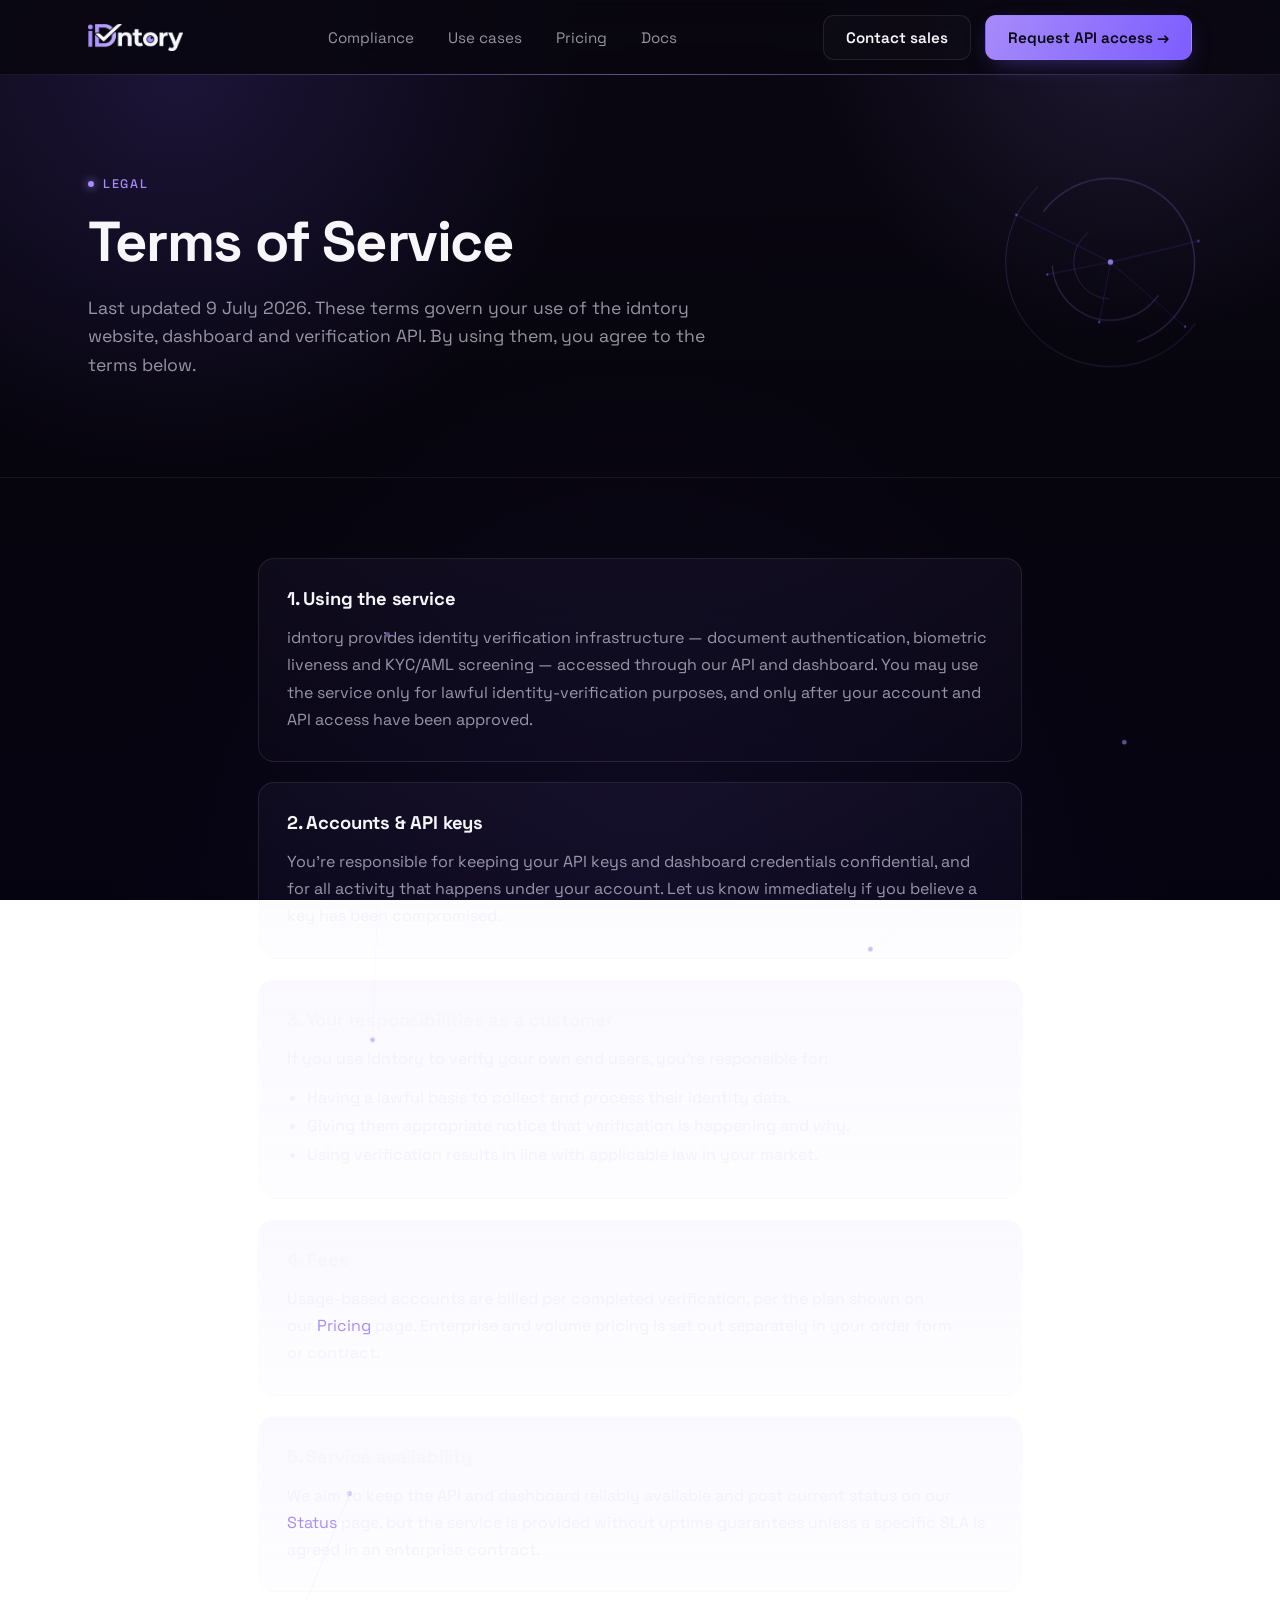
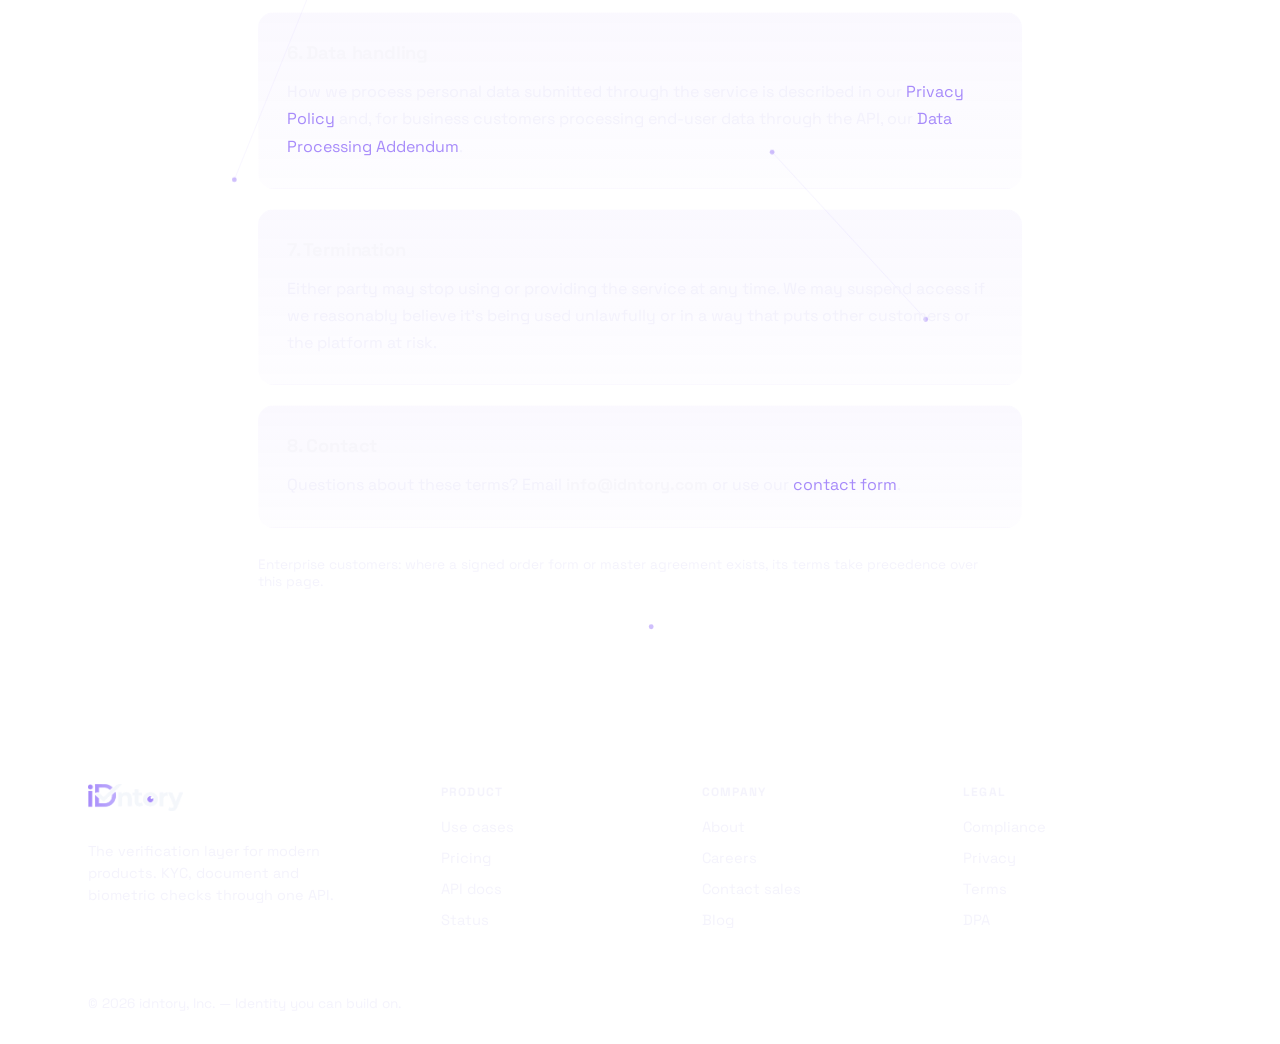
<file: terms.html>
<!DOCTYPE html>
<html lang="en">
<head>
<meta charset="UTF-8">
<meta name="viewport" content="width=device-width, initial-scale=1.0">
<title>Terms of Service — idntory</title>
<meta name="description" content="The terms that govern use of idntory's website, dashboard and verification API.">
<link rel="stylesheet" href="styles.css?v=4ccf54a">
<link rel="icon" type="image/png" sizes="512x512" href="brand/favicon.png">
<link rel="shortcut icon" type="image/png" href="brand/favicon.png">
<link rel="apple-touch-icon" href="brand/favicon.png">
</head>
<body>

<header class="site-nav">
  <div class="wrap">
    <a class="brand" href="/"><img src="brand/idntory-logo.png" alt="idntory"></a>
    <nav class="nav-links">
      <a href="compliance">Compliance</a>
      <a href="use-cases">Use cases</a>
      <a href="pricing">Pricing</a>
      <a href="docs">Docs</a>
    </nav>
    <div class="nav-cta">
      <a class="btn btn-ghost" href="contact">Contact sales</a>
      <a class="btn btn-primary" href="contact?reason=api">Request API access →</a>
      <button class="nav-toggle" aria-label="Toggle menu">☰</button>
    </div>
  </div>
</header>

<main>
  <section class="page-hero">
    <div class="wrap">
      <span class="eyebrow">Legal</span>
      <h1>Terms of Service</h1>
      <p class="lede">Last updated 9 July 2026. These terms govern your use of the idntory website, dashboard and verification API. By using them, you agree to the terms below.</p>
    </div>
  </section>

  <section class="block" style="border-bottom:none;">
    <div class="wrap" style="max-width:820px;">

      <div class="doc-block">
        <h3 style="margin-bottom:14px;">1. Using the service</h3>
        <p style="color:var(--muted);line-height:1.7;margin:0;">idntory provides identity verification infrastructure — document authentication, biometric liveness and KYC/AML screening — accessed through our API and dashboard. You may use the service only for lawful identity-verification purposes, and only after your account and API access have been approved.</p>
      </div>

      <div class="doc-block">
        <h3 style="margin-bottom:14px;">2. Accounts &amp; API keys</h3>
        <p style="color:var(--muted);line-height:1.7;margin:0;">You're responsible for keeping your API keys and dashboard credentials confidential, and for all activity that happens under your account. Let us know immediately if you believe a key has been compromised.</p>
      </div>

      <div class="doc-block">
        <h3 style="margin-bottom:14px;">3. Your responsibilities as a customer</h3>
        <p style="color:var(--muted);line-height:1.7;margin:0 0 12px;">If you use idntory to verify your own end users, you're responsible for:</p>
        <ul style="color:var(--muted);line-height:1.8;margin:0;padding-left:20px;">
          <li>Having a lawful basis to collect and process their identity data.</li>
          <li>Giving them appropriate notice that verification is happening and why.</li>
          <li>Using verification results in line with applicable law in your market.</li>
        </ul>
      </div>

      <div class="doc-block">
        <h3 style="margin-bottom:14px;">4. Fees</h3>
        <p style="color:var(--muted);line-height:1.7;margin:0;">Usage-based accounts are billed per completed verification, per the plan shown on our <a href="pricing" style="color:var(--accent);">Pricing</a> page. Enterprise and volume pricing is set out separately in your order form or contract.</p>
      </div>

      <div class="doc-block">
        <h3 style="margin-bottom:14px;">5. Service availability</h3>
        <p style="color:var(--muted);line-height:1.7;margin:0;">We aim to keep the API and dashboard reliably available and post current status on our <a href="status" style="color:var(--accent);">Status</a> page, but the service is provided without uptime guarantees unless a specific SLA is agreed in an enterprise contract.</p>
      </div>

      <div class="doc-block">
        <h3 style="margin-bottom:14px;">6. Data handling</h3>
        <p style="color:var(--muted);line-height:1.7;margin:0;">How we process personal data submitted through the service is described in our <a href="privacy" style="color:var(--accent);">Privacy Policy</a> and, for business customers processing end-user data through the API, our <a href="dpa" style="color:var(--accent);">Data Processing Addendum</a>.</p>
      </div>

      <div class="doc-block">
        <h3 style="margin-bottom:14px;">7. Termination</h3>
        <p style="color:var(--muted);line-height:1.7;margin:0;">Either party may stop using or providing the service at any time. We may suspend access if we reasonably believe it's being used unlawfully or in a way that puts other customers or the platform at risk.</p>
      </div>

      <div class="doc-block">
        <h3 style="margin-bottom:14px;">8. Contact</h3>
        <p style="color:var(--muted);line-height:1.7;margin:0;">Questions about these terms? Email <strong style="color:var(--text);">info@idntory.com</strong> or use our <a href="contact" style="color:var(--accent);">contact form</a>.</p>
      </div>

      <p style="margin-top:28px;color:var(--muted);font-size:0.85rem;">Enterprise customers: where a signed order form or master agreement exists, its terms take precedence over this page.</p>
    </div>
  </section>
</main>

<footer class="site-footer">
  <div class="wrap">
    <div class="footer-grid">
      <div class="footer-col">
        <div class="brand" style="margin-bottom:14px;"><img src="brand/idntory-logo.png" alt="idntory"></div>
        <p style="color:var(--muted);font-size:0.9rem;max-width:280px;line-height:1.55;">The verification layer for modern products. KYC, document and biometric checks through one API.</p>
      </div>
      <div class="footer-col">
        <h4>Product</h4>
        <ul>
          <li><a href="use-cases">Use cases</a></li>
          <li><a href="pricing">Pricing</a></li>
          <li><a href="docs">API docs</a></li>
          <li><a href="status">Status</a></li>
        </ul>
      </div>
      <div class="footer-col">
        <h4>Company</h4>
        <ul>
          <li><a href="about">About</a></li>
          <li><a href="careers">Careers</a></li>
          <li><a href="contact">Contact sales</a></li>
          <li><a href="blog">Blog</a></li>
        </ul>
      </div>
      <div class="footer-col">
        <h4>Legal</h4>
        <ul>
          <li><a href="compliance">Compliance</a></li>
          <li><a href="privacy">Privacy</a></li>
          <li><a href="terms">Terms</a></li>
          <li><a href="dpa">DPA</a></li>
        </ul>
      </div>
    </div>
    <div class="footer-bottom">© 2026 idntory, Inc. — Identity you can build on.</div>
  </div>
</footer>
<script src="bg-fx.js?v=4ccf54a"></script>
<script src="nav.js?v=4ccf54a"></script>
</body>
</html>
</file>
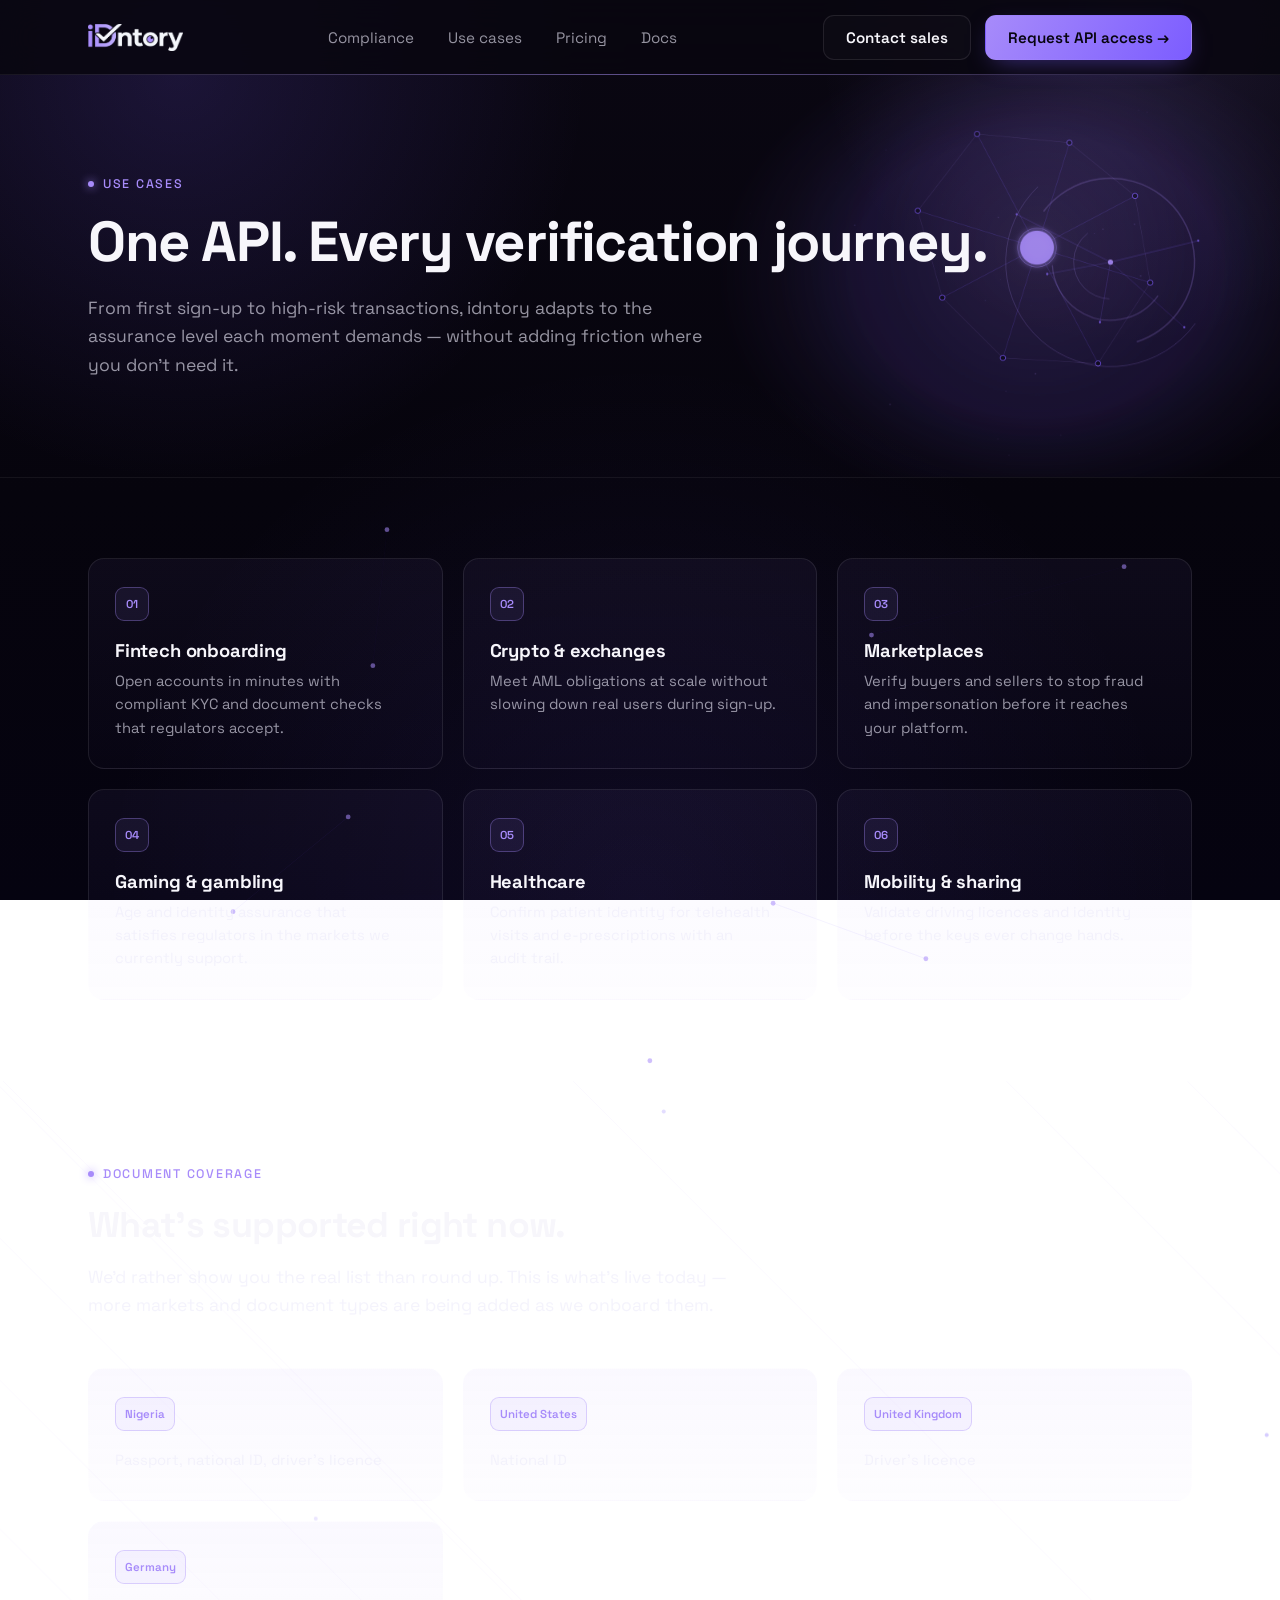
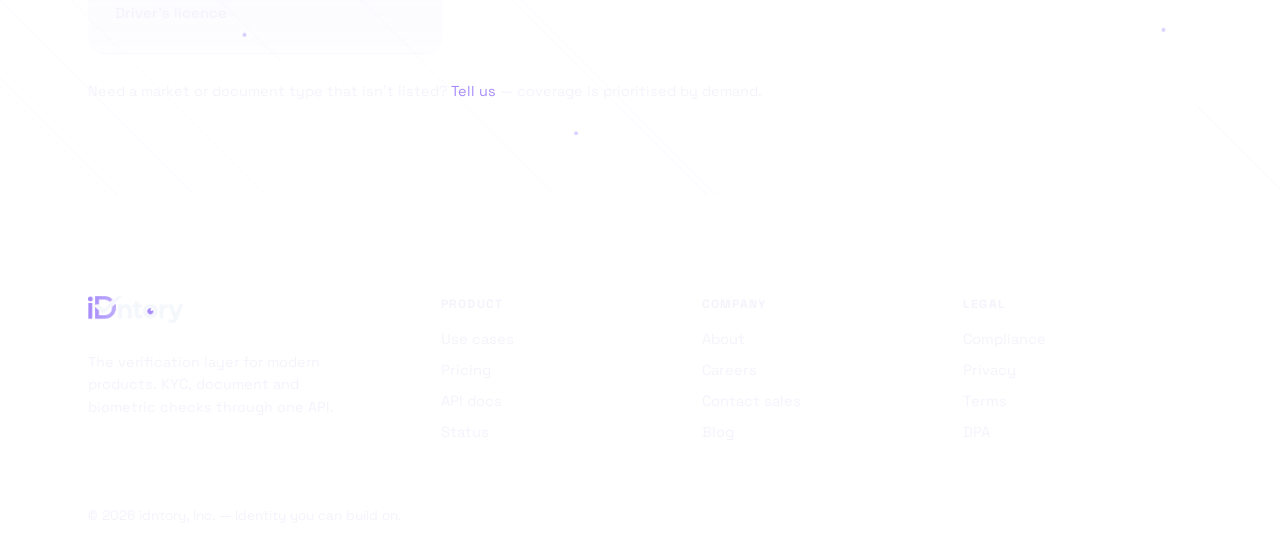
<file: use-cases.html>
<!DOCTYPE html>
<html lang="en">
<head>
<meta charset="UTF-8">
<meta name="viewport" content="width=device-width, initial-scale=1.0">
<title>Use cases — idntory</title>
<meta name="description" content="How teams in fintech, crypto, marketplaces, gaming, healthcare and mobility use idntory to verify identity.">
<link rel="stylesheet" href="styles.css?v=4ccf54a">
<link rel="icon" type="image/png" sizes="512x512" href="brand/favicon.png">
<link rel="shortcut icon" type="image/png" href="brand/favicon.png">
<link rel="apple-touch-icon" href="brand/favicon.png">
</head>
<body>

<header class="site-nav">
  <div class="wrap">
    <a class="brand" href="/"><img src="brand/idntory-logo.png" alt="idntory"></a>
    <nav class="nav-links">
      <a href="compliance">Compliance</a>
      <a href="use-cases">Use cases</a>
      <a href="pricing">Pricing</a>
      <a href="docs">Docs</a>
    </nav>
    <div class="nav-cta">
      <a class="btn btn-ghost" href="contact">Contact sales</a>
      <a class="btn btn-primary" href="contact?reason=api">Request API access →</a>
      <button class="nav-toggle" aria-label="Toggle menu">☰</button>
    </div>
  </div>
</header>

<main>
  <section class="page-hero">
    <img class="hero-frame" src="frames/idntory-04-network.png" alt="" aria-hidden="true">
    <div class="wrap">
      <span class="eyebrow">Use cases</span>
      <h1>One API. Every verification journey.</h1>
      <p class="lede">From first sign-up to high-risk transactions, idntory adapts to the assurance level each moment demands — without adding friction where you don't need it.</p>
    </div>
  </section>

  <section class="block">
    <div class="wrap">
      <div class="grid">
        <div class="card">
          <div class="idx">01</div>
          <h3>Fintech onboarding</h3>
          <p>Open accounts in minutes with compliant KYC and document checks that regulators accept.</p>
        </div>
        <div class="card">
          <div class="idx">02</div>
          <h3>Crypto &amp; exchanges</h3>
          <p>Meet AML obligations at scale without slowing down real users during sign-up.</p>
        </div>
        <div class="card">
          <div class="idx">03</div>
          <h3>Marketplaces</h3>
          <p>Verify buyers and sellers to stop fraud and impersonation before it reaches your platform.</p>
        </div>
        <div class="card">
          <div class="idx">04</div>
          <h3>Gaming &amp; gambling</h3>
          <p>Age and identity assurance that satisfies regulators in the markets we currently support.</p>
        </div>
        <div class="card">
          <div class="idx">05</div>
          <h3>Healthcare</h3>
          <p>Confirm patient identity for telehealth visits and e-prescriptions with an audit trail.</p>
        </div>
        <div class="card">
          <div class="idx">06</div>
          <h3>Mobility &amp; sharing</h3>
          <p>Validate driving licences and identity before the keys ever change hands.</p>
        </div>
      </div>
    </div>
  </section>

  <section class="block" style="border-bottom:none;">
    <div class="wrap">
      <div class="section-head">
        <span class="eyebrow">Document coverage</span>
        <h2>What's supported right now.</h2>
        <p class="lede">We'd rather show you the real list than round up. This is what's live today — more markets and document types are being added as we onboard them.</p>
      </div>
      <div class="grid">
        <div class="card">
          <div class="idx">Nigeria</div>
          <p>Passport, national ID, driver's licence</p>
        </div>
        <div class="card">
          <div class="idx">United States</div>
          <p>National ID</p>
        </div>
        <div class="card">
          <div class="idx">United Kingdom</div>
          <p>Driver's licence</p>
        </div>
        <div class="card">
          <div class="idx">Germany</div>
          <p>Driver's licence</p>
        </div>
      </div>
      <p style="margin-top:28px;color:var(--muted);font-size:0.9rem;">Need a market or document type that isn't listed? <a href="contact" style="color:var(--accent);">Tell us</a> — coverage is prioritised by demand.</p>
    </div>
  </section>
</main>

<footer class="site-footer">
  <div class="wrap">
    <div class="footer-grid">
      <div class="footer-col">
        <div class="brand" style="margin-bottom:14px;"><img src="brand/idntory-logo.png" alt="idntory"></div>
        <p style="color:var(--muted);font-size:0.9rem;max-width:280px;line-height:1.55;">The verification layer for modern products. KYC, document and biometric checks through one API.</p>
      </div>
      <div class="footer-col">
        <h4>Product</h4>
        <ul>
          <li><a href="use-cases">Use cases</a></li>
          <li><a href="pricing">Pricing</a></li>
          <li><a href="docs">API docs</a></li>
          <li><a href="status">Status</a></li>
        </ul>
      </div>
      <div class="footer-col">
        <h4>Company</h4>
        <ul>
          <li><a href="about">About</a></li>
          <li><a href="careers">Careers</a></li>
          <li><a href="contact">Contact sales</a></li>
          <li><a href="blog">Blog</a></li>
        </ul>
      </div>
      <div class="footer-col">
        <h4>Legal</h4>
        <ul>
          <li><a href="compliance">Compliance</a></li>
          <li><a href="privacy">Privacy</a></li>
          <li><a href="terms">Terms</a></li>
          <li><a href="dpa">DPA</a></li>
        </ul>
      </div>
    </div>
    <div class="footer-bottom">© 2026 idntory, Inc. — Identity you can build on.</div>
  </div>
</footer>
<script src="bg-fx.js?v=4ccf54a"></script>
<script src="nav.js?v=4ccf54a"></script>
</body>
</html>
</file>
<file: styles.css>
@import url('https://fonts.googleapis.com/css2?family=Space+Grotesk:wght@400;500;600;700&family=JetBrains+Mono:wght@400;500&display=swap');

:root {
  --bg: #07050d;
  --surface: rgba(168, 139, 250, 0.055);
  --surface-strong: rgba(9, 6, 16, 0.86);
  --border: rgba(255, 255, 255, 0.09);
  --border-soft: rgba(255, 255, 255, 0.06);
  --text: #f7f6fb;
  --muted: rgba(238, 235, 250, 0.62);
  --accent: #a78bfa;
  --accent-2: #7c5dff;
  --accent-soft: rgba(167, 139, 250, 0.14);
  --accent-ink: #07040f;
  --success: #5cfa8e;
  --warning: #ffbd59;
  --danger: #ff5575;
  --shadow: rgba(4, 2, 10, 0.6);
  --radius: 16px;
  --radius-sm: 10px;
  --mono: 'JetBrains Mono', 'SFMono-Regular', Consolas, monospace;
}

* { box-sizing: border-box; }

html, body { height: 100%; }

body {
  margin: 0;
  font-family: 'Space Grotesk', 'Segoe UI', sans-serif;
  background:
    radial-gradient(680px circle at 14% 8%, rgba(124, 93, 255, 0.16), transparent 60%),
    radial-gradient(560px circle at 88% 4%, rgba(167, 139, 250, 0.13), transparent 55%),
    radial-gradient(900px circle at 50% 100%, rgba(124, 93, 255, 0.08), transparent 60%),
    linear-gradient(180deg, #0a0712 0%, #06040d 55%, #050310 100%);
  background-attachment: fixed;
  color: var(--text);
  min-height: 100vh;
  text-wrap: pretty;
}

a { color: var(--accent); text-decoration: none; transition: color 0.15s ease; }
a:hover { color: #c9b8ff; }

img { max-width: 100%; }

::selection { background: rgba(167, 139, 250, 0.32); }

::-webkit-scrollbar { width: 10px; }
::-webkit-scrollbar-track { background: transparent; }
::-webkit-scrollbar-thumb { background: rgba(167, 139, 250, 0.22); border-radius: 6px; }

.wrap {
  max-width: 1160px;
  margin: 0 auto;
  padding: 0 28px;
}

/* ── Nav ─────────────────────────────────────────────────────────────── */

.site-nav {
  position: sticky;
  top: 0;
  z-index: 40;
  background: var(--surface-strong);
  backdrop-filter: blur(16px);
  border-bottom: 1px solid var(--border-soft);
}

.site-nav::after {
  content: '';
  position: absolute;
  left: 0; right: 0; bottom: -1px;
  height: 1px;
  background: linear-gradient(90deg, transparent, rgba(167, 139, 250, 0.5), transparent);
}

.site-nav .wrap {
  display: flex;
  align-items: center;
  justify-content: space-between;
  height: 74px;
  position: relative;
}

.brand {
  font-size: 1.15rem;
  font-weight: 700;
  letter-spacing: -0.02em;
  display: inline-flex;
  align-items: center;
}

.brand .dim { color: var(--muted); }

.brand img {
  height: 27px;
  width: auto;
  display: block;
}

.nav-links {
  display: flex;
  align-items: center;
  gap: 34px;
}

.nav-links a {
  font-size: 0.95rem;
  color: var(--muted);
  transition: color 0.15s ease;
  position: relative;
  padding: 4px 0;
}

.nav-links a::after {
  content: '';
  position: absolute;
  left: 0; right: 100%;
  bottom: 0;
  height: 1.5px;
  background: var(--accent);
  transition: right 0.2s ease;
}

.nav-links a:hover,
.nav-links a[aria-current="page"] {
  color: var(--text);
}

.nav-links a:hover::after,
.nav-links a[aria-current="page"]::after {
  right: 0;
}

.nav-cta {
  display: flex;
  align-items: center;
  gap: 14px;
}

.nav-toggle {
  display: none;
  background: none;
  border: 1px solid var(--border);
  border-radius: 8px;
  color: var(--text);
  width: 40px;
  height: 40px;
  font-size: 1.1rem;
}

/* ── Buttons ─────────────────────────────────────────────────────────── */

.btn {
  display: inline-flex;
  align-items: center;
  gap: 8px;
  padding: 12px 22px;
  border-radius: 11px;
  font-size: 0.95rem;
  font-weight: 600;
  border: 1px solid transparent;
  cursor: pointer;
  white-space: nowrap;
  transition: filter 0.2s ease, transform 0.2s ease, border-color 0.2s ease, background 0.2s ease;
}

.btn-primary {
  background: linear-gradient(120deg, var(--accent), var(--accent-2));
  color: var(--accent-ink);
  box-shadow: 0 8px 26px -10px rgba(124, 93, 255, 0.55);
}

.btn-ghost {
  border-color: var(--border);
  color: var(--text);
  background: rgba(255, 255, 255, 0.02);
}

.btn-primary:hover { filter: brightness(1.08); transform: translateY(-1px); }
.btn-ghost:hover { border-color: var(--accent); transform: translateY(-1px); }

/* ── Hero / sections ─────────────────────────────────────────────────── */

.page-hero {
  padding: 96px 0 64px;
  border-bottom: 1px solid var(--border-soft);
  position: relative;
  overflow: hidden;
}

.page-hero > .wrap { position: relative; z-index: 1; }

.bgfx-layer {
  position: absolute;
  inset: 0;
  z-index: 0;
  pointer-events: none;
  display: block;
  width: 100%;
  height: 100%;
}

.hero-frame {
  position: absolute;
  z-index: 0;
  top: 50%;
  right: -6%;
  width: min(640px, 54%);
  aspect-ratio: 1.33;
  transform: translateY(-50%);
  object-fit: contain;
  max-width: none;
  mix-blend-mode: screen;
  filter: saturate(1.08) brightness(1.02);
  opacity: 0.9;
  -webkit-mask-image: radial-gradient(closest-side, rgba(0, 0, 0, 1) 58%, rgba(0, 0, 0, 0) 100%);
  mask-image: radial-gradient(closest-side, rgba(0, 0, 0, 1) 58%, rgba(0, 0, 0, 0) 100%);
  pointer-events: none;
}

@media (max-width: 860px) {
  .hero-frame { opacity: 0.45; width: min(420px, 72%); }
}

.eyebrow {
  display: inline-flex;
  align-items: center;
  gap: 9px;
  font-size: 0.78rem;
  letter-spacing: 0.14em;
  text-transform: uppercase;
  color: var(--accent);
  margin-bottom: 20px;
  font-weight: 500;
}

.eyebrow::before {
  content: '';
  width: 6px;
  height: 6px;
  border-radius: 50%;
  background: var(--accent);
  box-shadow: 0 0 10px var(--accent);
  flex: none;
}

h1 {
  font-size: clamp(2.2rem, 4.4vw, 3.6rem);
  line-height: 1.06;
  letter-spacing: -0.025em;
  margin: 0 0 22px;
}

h2 {
  font-size: clamp(1.65rem, 2.8vw, 2.3rem);
  letter-spacing: -0.018em;
  margin: 0 0 16px;
}

h3 { font-size: 1.15rem; margin: 0 0 8px; letter-spacing: -0.01em; }

.lede {
  font-size: 1.1rem;
  color: var(--muted);
  max-width: 640px;
  line-height: 1.62;
  margin: 0 0 34px;
}

.hero-actions { display: flex; gap: 14px; flex-wrap: wrap; }

.stat-bar {
  display: grid;
  grid-template-columns: repeat(3, 1fr);
  gap: 24px;
  margin-top: 58px;
  max-width: 640px;
  padding-top: 32px;
  border-top: 1px solid var(--border-soft);
}

.stat-num {
  font-size: 2rem;
  font-weight: 700;
  color: var(--text);
  background: linear-gradient(120deg, var(--text), var(--accent));
  -webkit-background-clip: text;
  background-clip: text;
  -webkit-text-fill-color: transparent;
}

.stat-label {
  font-size: 0.72rem;
  letter-spacing: 0.1em;
  text-transform: uppercase;
  color: var(--muted);
  margin-top: 6px;
}

section.block { padding: 80px 0; border-bottom: 1px solid var(--border-soft); position: relative; overflow: hidden; }
section.block:last-of-type { border-bottom: none; }
section.block > .wrap { position: relative; z-index: 1; }

.section-head { max-width: 640px; margin-bottom: 48px; }
.section-head .lede { margin-bottom: 0; }

/* ── Grids / cards ───────────────────────────────────────────────────── */

.grid {
  display: grid;
  grid-template-columns: repeat(3, 1fr);
  gap: 20px;
}

.card {
  background: linear-gradient(180deg, var(--surface), rgba(167, 139, 250, 0.02));
  border: 1px solid var(--border);
  border-radius: var(--radius);
  padding: 28px 26px;
  transition: transform 0.25s ease, border-color 0.25s ease, box-shadow 0.25s ease;
}

.card:hover {
  transform: translateY(-3px);
  border-color: rgba(167, 139, 250, 0.4);
  box-shadow: 0 20px 44px -28px rgba(124, 93, 255, 0.5);
}

.card .idx {
  display: inline-flex;
  align-items: center;
  justify-content: center;
  min-width: 34px;
  height: 34px;
  padding: 0 9px;
  font-size: 0.72rem;
  color: var(--accent);
  font-weight: 600;
  margin-bottom: 18px;
  border: 1px solid rgba(167, 139, 250, 0.35);
  border-radius: 9px;
  background: rgba(167, 139, 250, 0.08);
}

.card p { color: var(--muted); font-size: 0.92rem; line-height: 1.58; margin: 0; }

/* ── Pricing ─────────────────────────────────────────────────────────── */

.pricing-grid {
  display: grid;
  grid-template-columns: repeat(3, 1fr);
  gap: 20px;
}

.price-card {
  background: linear-gradient(180deg, var(--surface), rgba(167, 139, 250, 0.02));
  border: 1px solid var(--border);
  border-radius: var(--radius);
  padding: 34px 28px;
  display: flex;
  flex-direction: column;
  position: relative;
  transition: transform 0.25s ease;
}

.price-card:hover { transform: translateY(-3px); }

.price-card.featured {
  border-color: var(--accent);
  box-shadow: 0 0 0 1px var(--accent), 0 28px 64px -30px rgba(167, 139, 250, 0.4);
  background: linear-gradient(180deg, rgba(167, 139, 250, 0.1), rgba(167, 139, 250, 0.02));
}

.price-tag {
  position: absolute;
  top: -12px;
  right: 24px;
  background: var(--accent);
  color: var(--accent-ink);
  font-size: 0.68rem;
  font-weight: 700;
  letter-spacing: 0.06em;
  padding: 5px 11px;
  border-radius: 999px;
}

.plan-name {
  font-size: 0.78rem;
  letter-spacing: 0.14em;
  color: var(--muted);
  margin-bottom: 12px;
  text-transform: uppercase;
}

.price {
  font-size: 2.2rem;
  font-weight: 700;
  margin-bottom: 2px;
  letter-spacing: -0.02em;
}

.price-sub { color: var(--muted); font-size: 0.85rem; margin-bottom: 8px; }
.price-desc { color: var(--muted); font-size: 0.88rem; margin-bottom: 24px; }

.feat-list { list-style: none; margin: 0 0 28px; padding: 0; display: flex; flex-direction: column; gap: 12px; }
.feat-list li { display: flex; gap: 10px; font-size: 0.9rem; color: var(--text); }
.feat-list li::before { content: '—'; color: var(--accent); }

.price-card .btn { margin-top: auto; justify-content: center; }

/* ── Forms ───────────────────────────────────────────────────────────── */

form.contact-form {
  display: grid;
  gap: 18px;
  max-width: 560px;
}

.field { display: flex; flex-direction: column; gap: 8px; }
.field label { font-size: 0.85rem; color: var(--muted); }

.field input,
.field select,
.field textarea {
  background: rgba(255, 255, 255, 0.03);
  border: 1px solid var(--border);
  border-radius: var(--radius-sm);
  padding: 13px 15px;
  color: var(--text);
  font-family: inherit;
  font-size: 0.95rem;
  transition: border-color 0.15s ease, background 0.15s ease;
}

.field input:focus,
.field select:focus,
.field textarea:focus {
  outline: none;
  border-color: var(--accent);
  background: rgba(167, 139, 250, 0.05);
}

.field textarea { resize: vertical; min-height: 120px; }

.form-note { font-size: 0.82rem; color: var(--muted); }

.form-status { font-size: 0.9rem; padding: 13px 15px; border-radius: var(--radius-sm); display: none; }
.form-status.show { display: block; }
.form-status.ok { background: rgba(92, 250, 142, 0.1); color: var(--success); border: 1px solid rgba(92, 250, 142, 0.3); }
.form-status.err { background: rgba(255, 85, 117, 0.1); color: var(--danger); border: 1px solid rgba(255, 85, 117, 0.3); }

/* ── Contact info panel ─────────────────────────────────────────────── */

.contact-layout {
  display: grid;
  grid-template-columns: 1.2fr 0.8fr;
  gap: 48px;
  align-items: start;
}

.contact-panel {
  background: linear-gradient(180deg, var(--surface), rgba(167, 139, 250, 0.02));
  border: 1px solid var(--border);
  border-radius: var(--radius);
  padding: 30px 28px;
}

.contact-panel .row { display: flex; flex-direction: column; gap: 5px; margin-bottom: 22px; padding-bottom: 22px; border-bottom: 1px solid var(--border-soft); }
.contact-panel .row:last-child { margin-bottom: 0; padding-bottom: 0; border-bottom: none; }
.contact-panel .row .k { font-size: 0.75rem; letter-spacing: 0.08em; text-transform: uppercase; color: var(--muted); }
.contact-panel .row .v { font-size: 0.98rem; }

/* ── Docs ──────────────────────────────────────────────────────────── */

.doc-block { background: linear-gradient(180deg, var(--surface), rgba(167, 139, 250, 0.02)); border: 1px solid var(--border); border-radius: var(--radius); padding: 28px; margin-bottom: 20px; }
.doc-block code { background: rgba(167, 139, 250, 0.12); color: #d8ccff; padding: 2px 7px; border-radius: 6px; font-size: 0.86em; font-family: var(--mono); }
.doc-block pre {
  background: #030208;
  border: 1px solid var(--border);
  border-radius: var(--radius-sm);
  padding: 20px;
  overflow-x: auto;
  font-size: 0.85rem;
  line-height: 1.65;
  font-family: var(--mono);
  color: #d3cff0;
}

/* ── CTA band ────────────────────────────────────────────────────────── */

.cta-band {
  background: linear-gradient(180deg, rgba(167, 139, 250, 0.09), rgba(167, 139, 250, 0.02));
  border: 1px solid rgba(167, 139, 250, 0.28);
  border-radius: 22px;
  padding: 60px 48px;
  text-align: center;
  margin: 72px 0;
  position: relative;
  overflow: hidden;
}

.cta-band::before {
  content: '';
  position: absolute;
  top: -40%; left: 50%;
  width: 520px; height: 520px;
  transform: translateX(-50%);
  background: radial-gradient(circle, rgba(167, 139, 250, 0.22), transparent 65%);
  pointer-events: none;
}

.cta-band h2, .cta-band .lede, .cta-band .hero-actions { position: relative; z-index: 1; }
.cta-band h2 { margin-bottom: 10px; }
.cta-band .lede { margin: 0 auto 28px; text-align: center; }
.cta-band .hero-actions { justify-content: center; }

/* ── Footer ──────────────────────────────────────────────────────────── */

.site-footer {
  border-top: 1px solid var(--border-soft);
  padding: 60px 0 32px;
  margin-top: 40px;
}

.footer-grid {
  display: grid;
  grid-template-columns: 1.4fr repeat(3, 1fr);
  gap: 32px;
  margin-bottom: 40px;
}

.footer-col h4 {
  font-size: 0.75rem;
  letter-spacing: 0.1em;
  text-transform: uppercase;
  color: var(--muted);
  margin: 0 0 16px;
}

.footer-col ul { list-style: none; margin: 0; padding: 0; display: flex; flex-direction: column; gap: 10px; }
.footer-col ul a { color: var(--muted); font-size: 0.92rem; }
.footer-col ul a:hover { color: var(--text); }

.footer-bottom {
  border-top: 1px solid var(--border-soft);
  padding-top: 24px;
  font-size: 0.85rem;
  color: var(--muted);
}

/* ── Responsive ──────────────────────────────────────────────────────── */

@media (max-width: 860px) {
  .grid, .pricing-grid { grid-template-columns: 1fr; }
  .contact-layout { grid-template-columns: 1fr; }
  .footer-grid { grid-template-columns: repeat(2, 1fr); }
  .stat-bar { grid-template-columns: repeat(3, 1fr); gap: 14px; }
}

@media (max-width: 960px) {
  .nav-links { display: none; }
  .nav-toggle { display: block; }
  .nav-cta .btn-ghost { display: none; }
  .site-nav.open .nav-links {
    display: flex;
    flex-direction: column;
    position: absolute;
    top: 74px;
    left: 0;
    right: 0;
    background: var(--surface-strong);
    border-bottom: 1px solid var(--border);
    padding: 20px 28px 28px;
    gap: 18px;
  }
}

@media (max-width: 720px) {
  .footer-grid { grid-template-columns: 1fr; }
}
</file>
